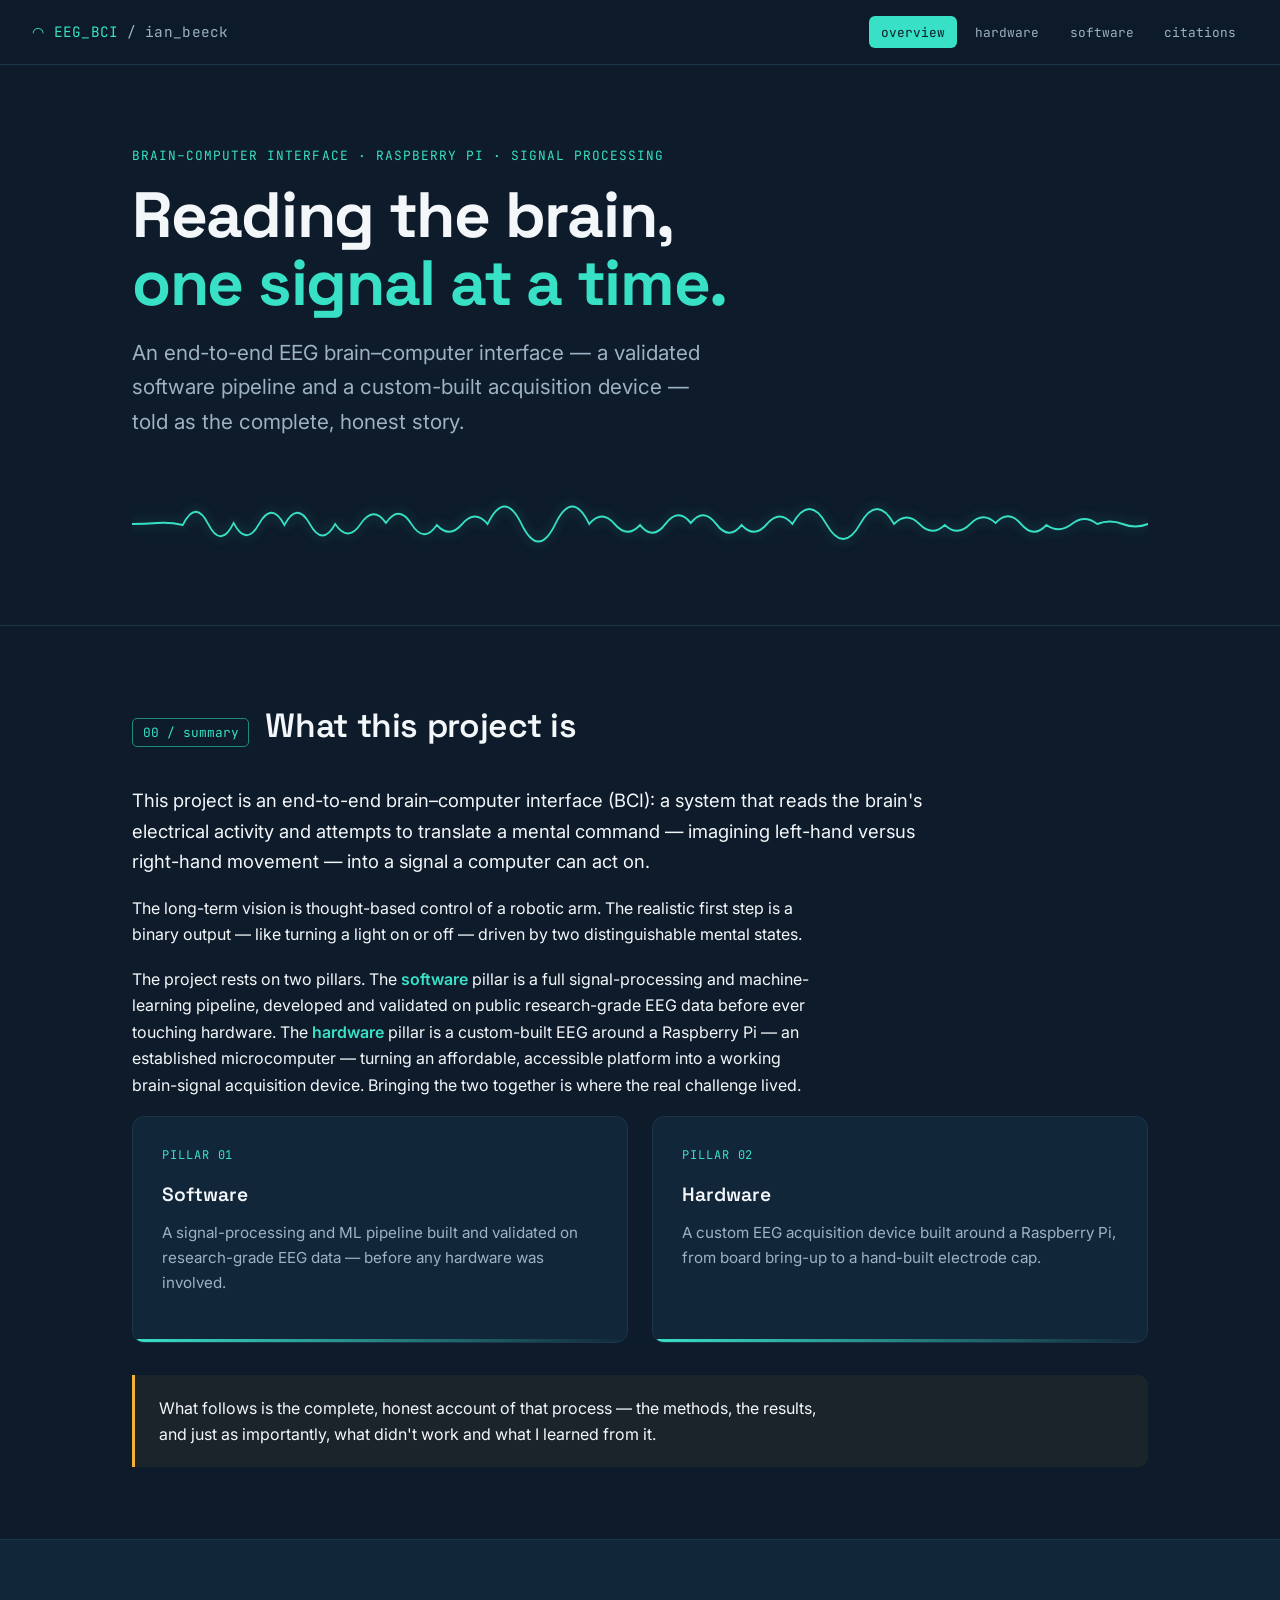
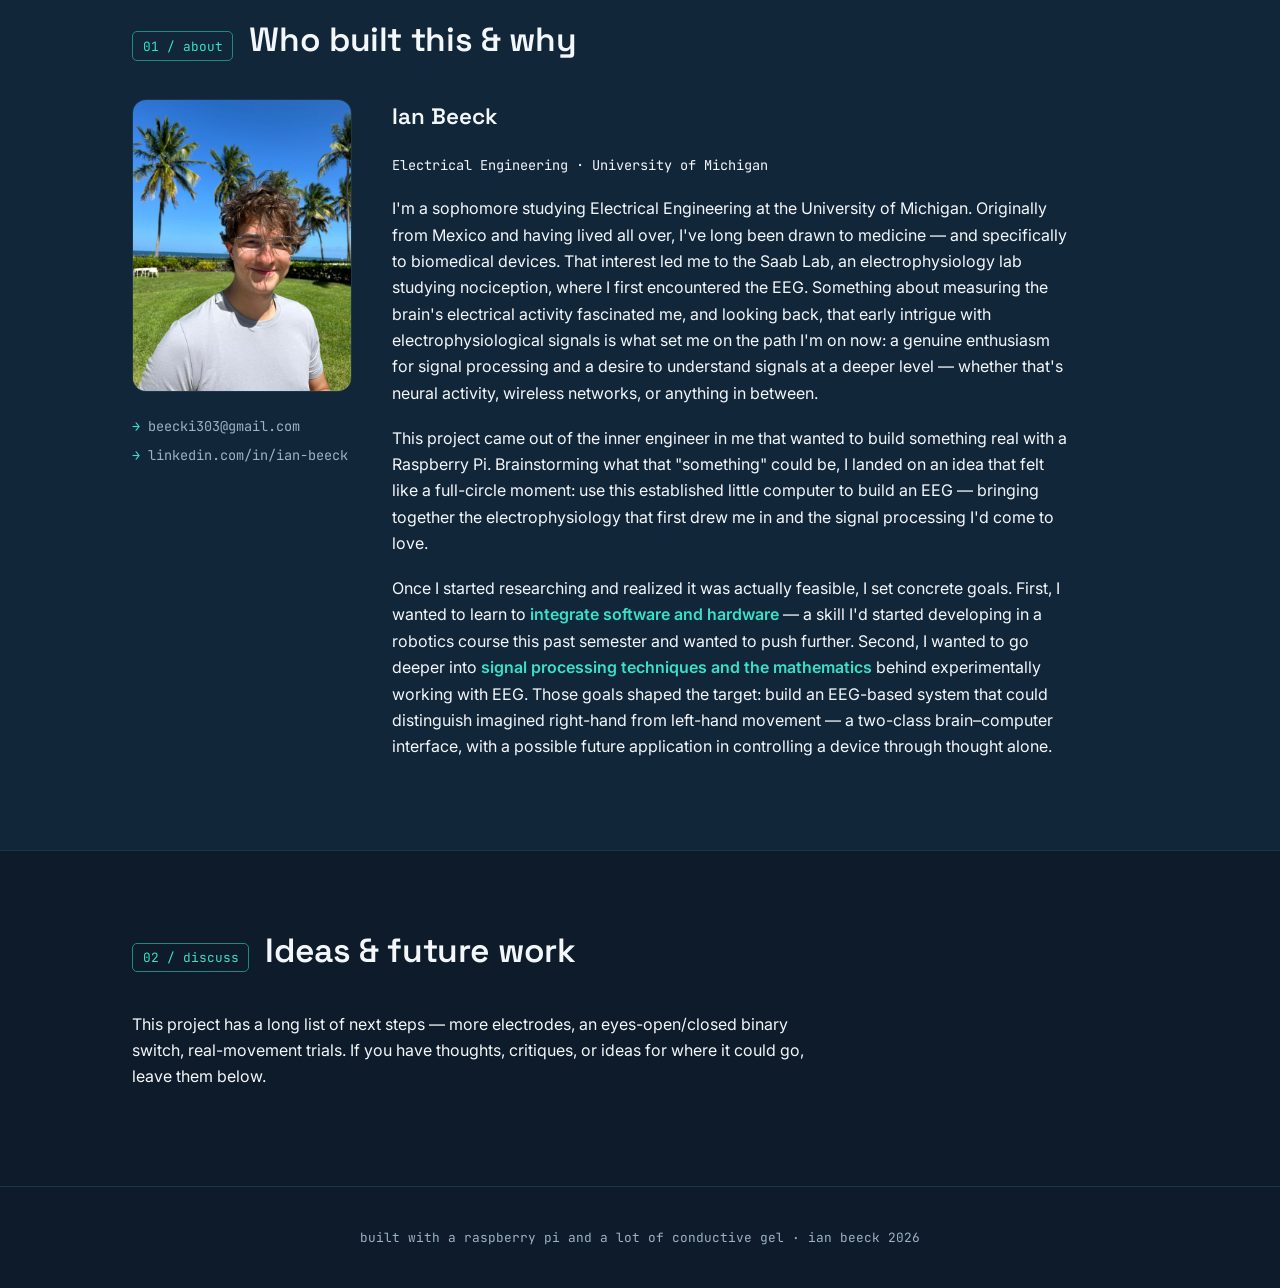
<file: docs/index.html>
<!DOCTYPE html>
<html lang="en">
<head>
<meta charset="UTF-8" />
<meta name="viewport" content="width=device-width, initial-scale=1.0" />
<title>Ian Beeck — Custom EEG Brain-Computer Interface</title>
<link rel="stylesheet" href="style.css" />
</head>
<body>

<!-- ===== Navigation ===== -->
<nav class="nav">
  <a class="nav__brand" href="index.html">◠ EEG_BCI <span>/ ian_beeck</span></a>
  <div class="nav__links">
    <a href="index.html" class="active">overview</a>
    <a href="hardware.html">hardware</a>
    <a href="software.html">software</a>
    <a href="citations.html">citations</a>
  </div>
</nav>

<!-- ===== Hero ===== -->
<header class="hero">
  <div class="wrap">
    <div class="hero__eyebrow">Brain–Computer Interface · Raspberry Pi · Signal Processing</div>
    <h1>Reading the brain,<br /><span class="accent">one signal at a time.</span></h1>
    <p class="hero__lead">
      An end-to-end EEG brain–computer interface — a validated software pipeline
      and a custom-built acquisition device — told as the complete, honest story.
    </p>
    <!-- EEG waveform motif: a hand-drawn "alpha rhythm" trace -->
    <svg class="wave" viewBox="0 0 1200 90" preserveAspectRatio="none" aria-hidden="true">
      <path d="M0,45 Q15,45 30,44 T60,46 Q75,20 90,45 T120,44
               Q135,68 150,45 T180,46 Q195,22 210,45 T240,45
               Q255,64 270,45 T300,44 Q315,25 330,45 T360,46
               Q375,60 390,45 T420,45 Q440,10 460,45 Q480,80 500,45
               T540,45 Q555,30 570,45 T600,46 Q615,62 630,45 T660,44
               Q675,28 690,45 T720,46 Q735,60 750,45 T780,45
               Q800,15 820,45 Q840,75 860,45 T900,45 Q915,32 930,45
               T960,46 Q975,58 990,45 T1020,44 Q1035,30 1050,45
               T1080,46 Q1095,55 1110,45 T1140,45 Q1155,40 1170,45 T1200,45" />
    </svg>
  </div>
</header>

<!-- ===== Project Summary ===== -->
<section id="summary">
  <div class="wrap">
    <div class="section-head">
      <span class="section-head__tag">00 / summary</span>
      <h2>What this project is</h2>
    </div>
    <div class="prose">
      <p class="lead">
        This project is an end-to-end brain–computer interface (BCI): a system
        that reads the brain's electrical activity and attempts to translate a
        mental command — imagining left-hand versus right-hand movement — into a
        signal a computer can act on.
      </p>
      <p>
        The long-term vision is thought-based control of a robotic arm. The
        realistic first step is a binary output — like turning a light on or off
        — driven by two distinguishable mental states.
      </p>
      <p>
        The project rests on two pillars. The <strong>software</strong> pillar is
        a full signal-processing and machine-learning pipeline, developed and
        validated on public research-grade EEG data before ever touching
        hardware. The <strong>hardware</strong> pillar is a custom-built EEG
        around a Raspberry Pi — an established microcomputer — turning an
        affordable, accessible platform into a working brain-signal acquisition
        device. Bringing the two together is where the real challenge lived.
      </p>

      <div class="pillars">
        <div class="pillar">
          <div class="pillar__label">Pillar 01</div>
          <h3>Software</h3>
          <p>A signal-processing and ML pipeline built and validated on
             research-grade EEG data — before any hardware was involved.</p>
        </div>
        <div class="pillar">
          <div class="pillar__label">Pillar 02</div>
          <h3>Hardware</h3>
          <p>A custom EEG acquisition device built around a Raspberry Pi,
             from board bring-up to a hand-built electrode cap.</p>
        </div>
      </div>

      <div class="callout">
        <p>What follows is the complete, honest account of that process — the
           methods, the results, and just as importantly, what didn't work and
           what I learned from it.</p>
      </div>
    </div>
  </div>
</section>

<!-- ===== About / Why ===== -->
<section id="about" style="background: var(--ink-2); border-top: 1px solid var(--ink-3); border-bottom: 1px solid var(--ink-3);">
  <div class="wrap">
    <div class="section-head">
      <span class="section-head__tag">01 / about</span>
      <h2>Who built this &amp; why</h2>
    </div>

    <div class="profile">
      <div>
        <img class="profile__photo" src="images/ian.JPG" alt="Ian Beeck" />
        <div class="contact">
          <a href="mailto:beecki303@gmail.com">beecki303@gmail.com</a>
          <a href="https://www.linkedin.com/in/ian-beeck/" target="_blank" rel="noopener">linkedin.com/in/ian-beeck</a>
        </div>
      </div>

      <div class="prose">
        <p class="profile__name">Ian Beeck</p>
        <p class="profile__role">Electrical Engineering · University of Michigan</p>

        <p>
          I'm a sophomore studying Electrical Engineering at the University of
          Michigan. Originally from Mexico and having lived all over, I've long
          been drawn to medicine — and specifically to biomedical devices. That
          interest led me to the Saab Lab, an electrophysiology lab studying
          nociception, where I first encountered the EEG. Something about
          measuring the brain's electrical activity fascinated me, and looking
          back, that early intrigue with electrophysiological signals is what set
          me on the path I'm on now: a genuine enthusiasm for signal processing
          and a desire to understand signals at a deeper level — whether that's
          neural activity, wireless networks, or anything in between.
        </p>
        <p>
          This project came out of the inner engineer in me that wanted to build
          something real with a Raspberry Pi. Brainstorming what that "something"
          could be, I landed on an idea that felt like a full-circle moment: use
          this established little computer to build an EEG — bringing together the
          electrophysiology that first drew me in and the signal processing I'd
          come to love.
        </p>
        <p>
          Once I started researching and realized it was actually feasible, I set
          concrete goals. First, I wanted to learn to <strong>integrate software
          and hardware</strong> — a skill I'd started developing in a robotics
          course this past semester and wanted to push further. Second, I wanted
          to go deeper into <strong>signal processing techniques and the
          mathematics</strong> behind experimentally working with EEG. Those
          goals shaped the target: build an EEG-based system that could
          distinguish imagined right-hand from left-hand movement — a two-class
          brain–computer interface, with a possible future application in
          controlling a device through thought alone.
        </p>
      </div>
    </div>
  </div>
</section>

<!-- ===== Comments ===== -->
<section id="discuss">
  <div class="wrap">
    <div class="section-head">
      <span class="section-head__tag">02 / discuss</span>
      <h2>Ideas &amp; future work</h2>
    </div>
    <div class="prose comments-intro">
      <p>This project has a long list of next steps — more electrodes, an
         eyes-open/closed binary switch, real-movement trials. If you have
         thoughts, critiques, or ideas for where it could go, leave them below.</p>
    </div>
    <!-- Giscus comment widget mounts here (configured once Discussions is enabled) -->
    <div id="giscus-comments">
      <p style="font-family: var(--font-mono); font-size: 0.85rem; color: var(--muted);">
        <script src="https://giscus.app/client.js"
        data-repo="IbeeckC/EEG_BCI-pi"
        data-repo-id="R_kgDOStTx1w"
        data-category="Announcements"
        data-category-id="DIC_kwDOStTx184DDFU8"
        data-mapping="url"
        data-strict="0"
        data-reactions-enabled="1"
        data-emit-metadata="0"
        data-input-position="bottom"
        data-theme="catppuccin_macchiato"
        data-lang="en"
        crossorigin="anonymous"
        async>
        </script>
      </p>
    </div>
  </div>
</section>

<footer>
  <div class="wrap">
    built with a raspberry pi and a lot of conductive gel · ian beeck 2026
  </div>
</footer>

</body>
</html>
</file>
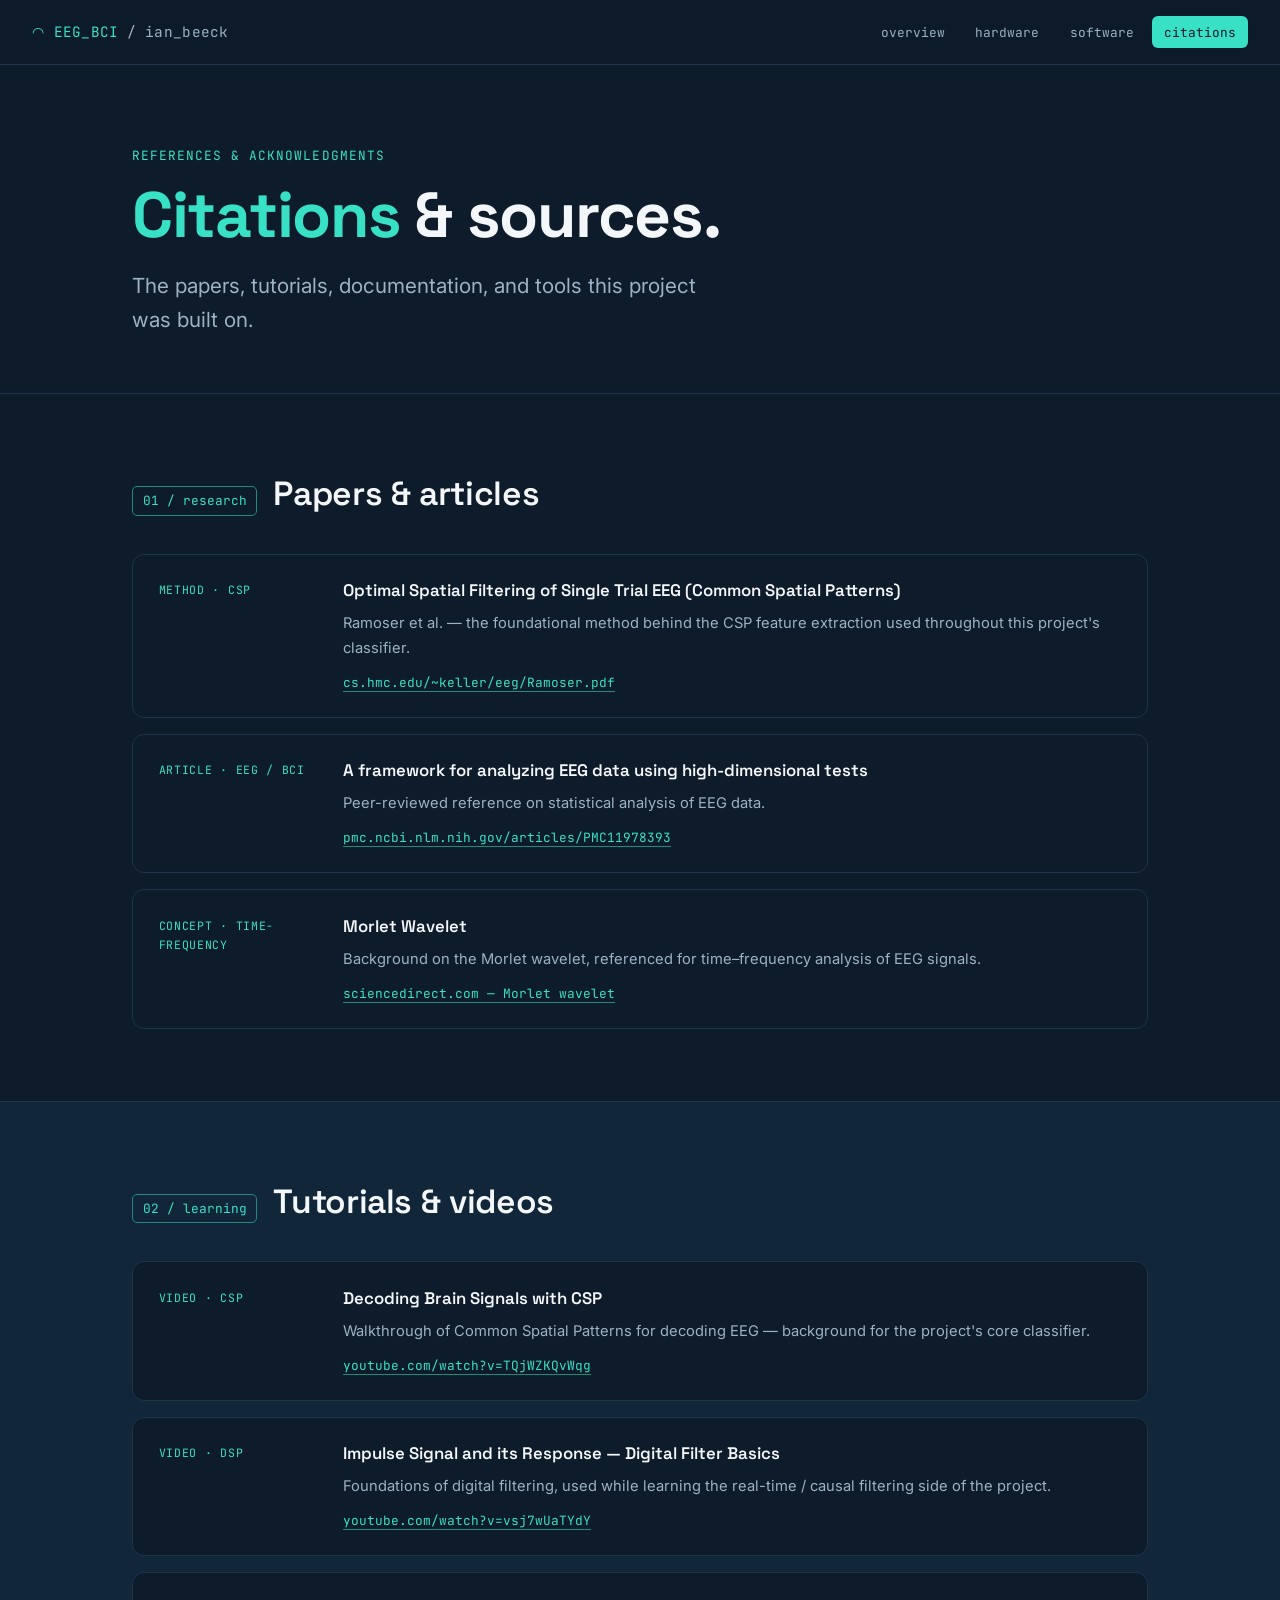
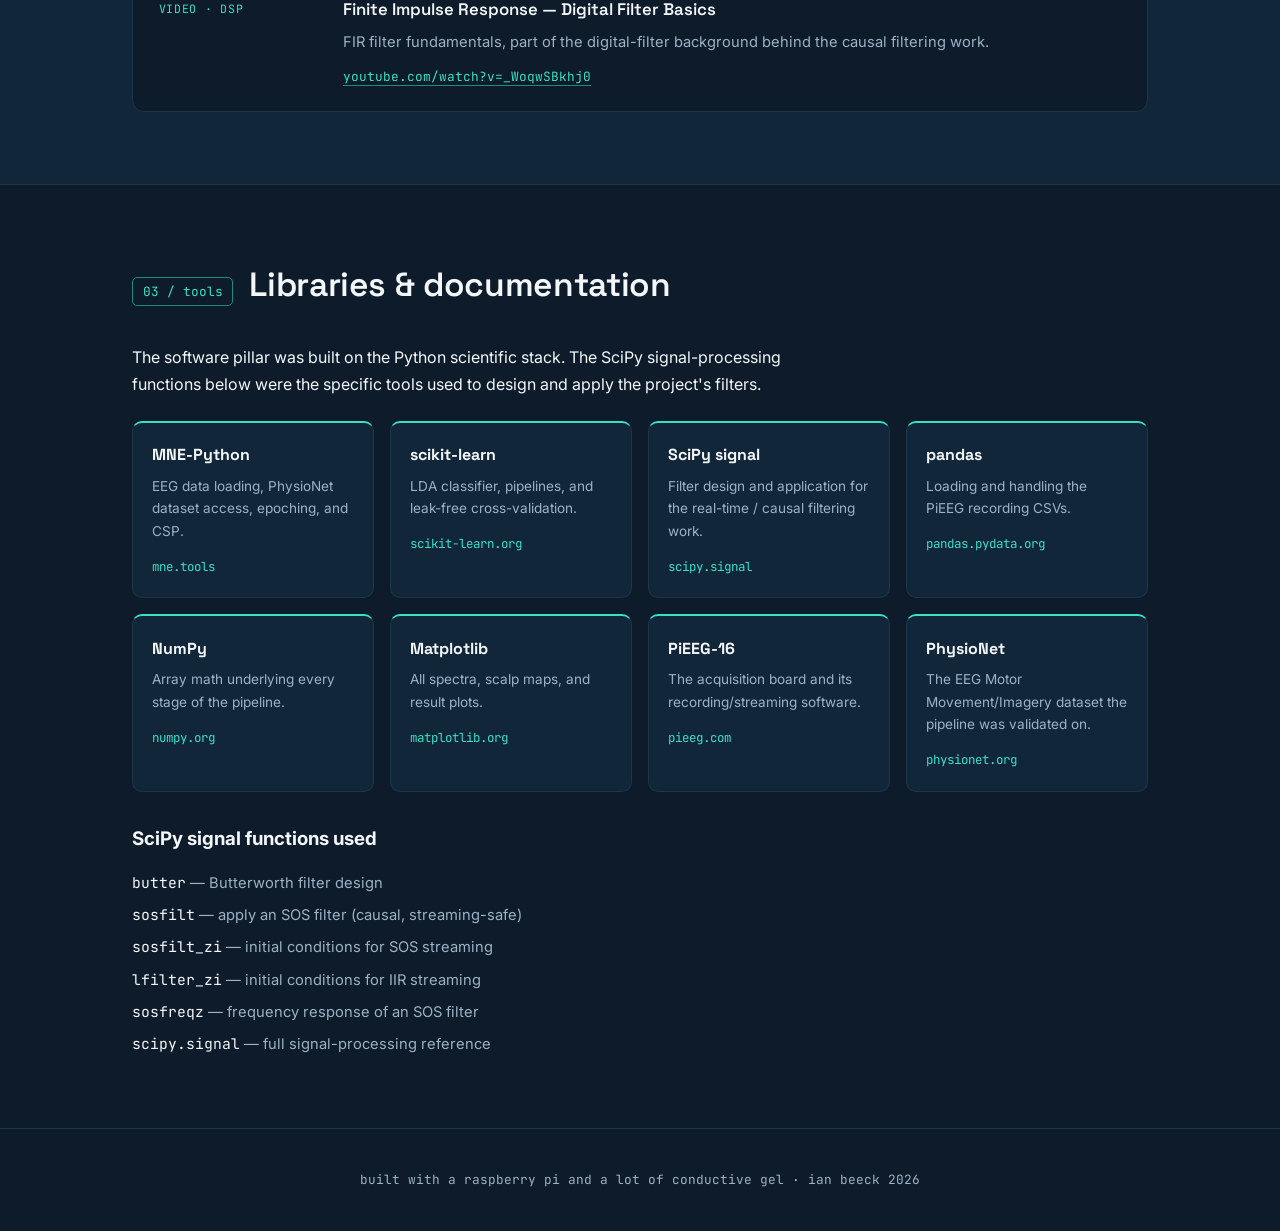
<file: docs/citations.html>
<!DOCTYPE html>
<html lang="en">
<head>
<meta charset="UTF-8" />
<meta name="viewport" content="width=device-width, initial-scale=1.0" />
<title>Citations — Ian Beeck's EEG BCI</title>
<link rel="stylesheet" href="style.css" />
</head>
<body>

<!-- ===== Navigation ===== -->
<nav class="nav">
  <a class="nav__brand" href="index.html">◠ EEG_BCI <span>/ ian_beeck</span></a>
  <div class="nav__links">
    <a href="index.html">overview</a>
    <a href="hardware.html">hardware</a>
    <a href="software.html">software</a>
    <a href="citations.html" class="active">citations</a>
  </div>
</nav>

<!-- ===== Page hero ===== -->
<header class="hero">
  <div class="wrap">
    <div class="hero__eyebrow">References &amp; acknowledgments</div>
    <h1><span class="accent">Citations</span> &amp; sources.</h1>
    <p class="hero__lead">
      The papers, tutorials, documentation, and tools this project was built on.
    </p>
  </div>
</header>

<!-- ===== Research papers ===== -->
<section id="papers">
  <div class="wrap">
    <div class="section-head">
      <span class="section-head__tag">01 / research</span>
      <h2>Papers &amp; articles</h2>
    </div>
    <ul class="refs">
      <li class="ref">
        <div class="ref__type">Method · CSP</div>
        <div class="ref__body">
          <h3>Optimal Spatial Filtering of Single Trial EEG (Common Spatial Patterns)</h3>
          <p>Ramoser et al. — the foundational method behind the CSP feature
             extraction used throughout this project's classifier.</p>
          <a class="ref__link" href="https://www.cs.hmc.edu/~keller/eeg/Ramoser.pdf" target="_blank" rel="noopener">cs.hmc.edu/~keller/eeg/Ramoser.pdf</a>
        </div>
      </li>
      <li class="ref">
        <div class="ref__type">Article · EEG / BCI</div>
        <div class="ref__body">
          <h3>A framework for analyzing EEG data using high-dimensional tests</h3>
          <p>Peer-reviewed reference on statistical analysis of EEG data.</p>
          <a class="ref__link" href="https://pmc.ncbi.nlm.nih.gov/articles/PMC11978393/" target="_blank" rel="noopener">pmc.ncbi.nlm.nih.gov/articles/PMC11978393</a>
        </div>
      </li>
      <li class="ref">
        <div class="ref__type">Concept · time-frequency</div>
        <div class="ref__body">
          <h3>Morlet Wavelet</h3>
          <p>Background on the Morlet wavelet, referenced for time–frequency
             analysis of EEG signals.</p>
          <a class="ref__link" href="https://www.sciencedirect.com/topics/neuroscience/morlet-wavelet" target="_blank" rel="noopener">sciencedirect.com — Morlet wavelet</a>
        </div>
      </li>
    </ul>
  </div>
</section>

<!-- ===== Learning resources ===== -->
<section id="learning" style="background: var(--ink-2); border-top: 1px solid var(--ink-3); border-bottom: 1px solid var(--ink-3);">
  <div class="wrap">
    <div class="section-head">
      <span class="section-head__tag">02 / learning</span>
      <h2>Tutorials &amp; videos</h2>
    </div>
    <ul class="refs">
      <li class="ref">
        <div class="ref__type">Video · CSP</div>
        <div class="ref__body">
          <h3>Decoding Brain Signals with CSP</h3>
          <p>Walkthrough of Common Spatial Patterns for decoding EEG — background
             for the project's core classifier.</p>
          <a class="ref__link" href="https://www.youtube.com/watch?v=TQjWZKQvWqg" target="_blank" rel="noopener">youtube.com/watch?v=TQjWZKQvWqg</a>
        </div>
      </li>
      <li class="ref">
        <div class="ref__type">Video · DSP</div>
        <div class="ref__body">
          <h3>Impulse Signal and its Response — Digital Filter Basics</h3>
          <p>Foundations of digital filtering, used while learning the real-time /
             causal filtering side of the project.</p>
          <a class="ref__link" href="https://www.youtube.com/watch?v=vsj7wUaTYdY" target="_blank" rel="noopener">youtube.com/watch?v=vsj7wUaTYdY</a>
        </div>
      </li>
      <li class="ref">
        <div class="ref__type">Video · DSP</div>
        <div class="ref__body">
          <h3>Finite Impulse Response — Digital Filter Basics</h3>
          <p>FIR filter fundamentals, part of the digital-filter background behind
             the causal filtering work.</p>
          <a class="ref__link" href="https://www.youtube.com/watch?v=_WoqwSBkhj0" target="_blank" rel="noopener">youtube.com/watch?v=_WoqwSBkhj0</a>
        </div>
      </li>
    </ul>
  </div>
</section>

<!-- ===== Tools & docs ===== -->
<section id="tools">
  <div class="wrap">
    <div class="section-head">
      <span class="section-head__tag">03 / tools</span>
      <h2>Libraries &amp; documentation</h2>
    </div>

    <div class="prose">
      <p>The software pillar was built on the Python scientific stack. The SciPy
         signal-processing functions below were the specific tools used to design
         and apply the project's filters.</p>
    </div>

    <div class="toolgrid">
      <div class="tool"><h4>MNE-Python</h4><p>EEG data loading, PhysioNet dataset access, epoching, and CSP.</p><a href="https://mne.tools/" target="_blank" rel="noopener">mne.tools</a></div>
      <div class="tool"><h4>scikit-learn</h4><p>LDA classifier, pipelines, and leak-free cross-validation.</p><a href="https://scikit-learn.org/" target="_blank" rel="noopener">scikit-learn.org</a></div>
      <div class="tool"><h4>SciPy signal</h4><p>Filter design and application for the real-time / causal filtering work.</p><a href="https://docs.scipy.org/doc/scipy/reference/signal.html" target="_blank" rel="noopener">scipy.signal</a></div>
      <div class="tool"><h4>pandas</h4><p>Loading and handling the PiEEG recording CSVs.</p><a href="https://pandas.pydata.org/" target="_blank" rel="noopener">pandas.pydata.org</a></div>
      <div class="tool"><h4>NumPy</h4><p>Array math underlying every stage of the pipeline.</p><a href="https://numpy.org/" target="_blank" rel="noopener">numpy.org</a></div>
      <div class="tool"><h4>Matplotlib</h4><p>All spectra, scalp maps, and result plots.</p><a href="https://matplotlib.org/" target="_blank" rel="noopener">matplotlib.org</a></div>
      <div class="tool"><h4>PiEEG-16</h4><p>The acquisition board and its recording/streaming software.</p><a href="https://pieeg.com/" target="_blank" rel="noopener">pieeg.com</a></div>
      <div class="tool"><h4>PhysioNet</h4><p>The EEG Motor Movement/Imagery dataset the pipeline was validated on.</p><a href="https://physionet.org/content/eegmmidb/" target="_blank" rel="noopener">physionet.org</a></div>
    </div>

    <div class="prose" style="margin-top:2rem;">
      <h3 class="step-h">SciPy signal functions used</h3>
    </div>
    <ul class="funclist">
      <li><a href="https://docs.scipy.org/doc/scipy/reference/generated/scipy.signal.butter.html" target="_blank" rel="noopener"><span class="mono">butter</span></a> — Butterworth filter design</li>
      <li><a href="https://docs.scipy.org/doc/scipy/reference/generated/scipy.signal.sosfilt.html" target="_blank" rel="noopener"><span class="mono">sosfilt</span></a> — apply an SOS filter (causal, streaming-safe)</li>
      <li><a href="https://docs.scipy.org/doc/scipy/reference/generated/scipy.signal.sosfilt_zi.html" target="_blank" rel="noopener"><span class="mono">sosfilt_zi</span></a> — initial conditions for SOS streaming</li>
      <li><a href="https://docs.scipy.org/doc/scipy/reference/generated/scipy.signal.lfilter_zi.html" target="_blank" rel="noopener"><span class="mono">lfilter_zi</span></a> — initial conditions for IIR streaming</li>
      <li><a href="https://docs.scipy.org/doc/scipy/reference/generated/scipy.signal.sosfreqz.html" target="_blank" rel="noopener"><span class="mono">sosfreqz</span></a> — frequency response of an SOS filter</li>
      <li><a href="https://docs.scipy.org/doc/scipy/reference/signal.html" target="_blank" rel="noopener"><span class="mono">scipy.signal</span></a> — full signal-processing reference</li>
    </ul>
  </div>
</section>

<footer>
  <div class="wrap">
    built with a raspberry pi and a lot of conductive gel · ian beeck 2026
  </div>
</footer>

</body>
</html>
</file>
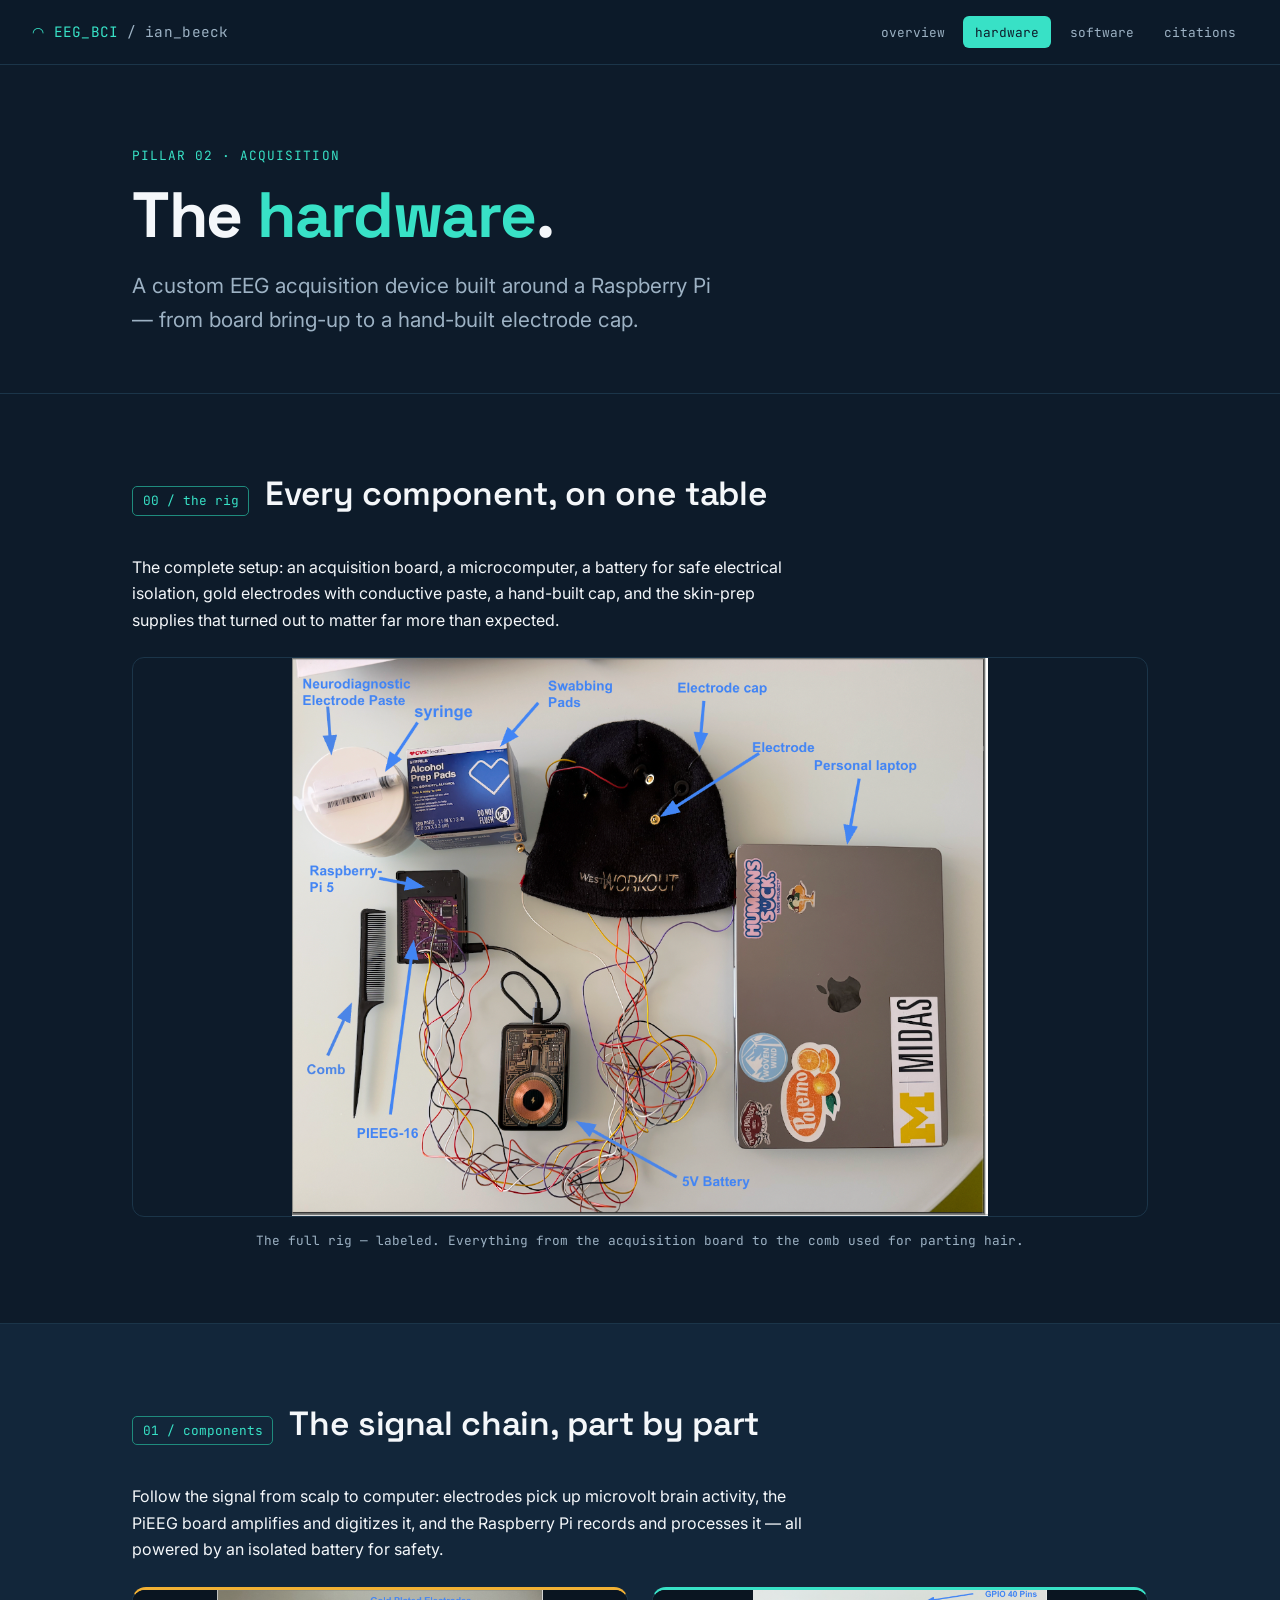
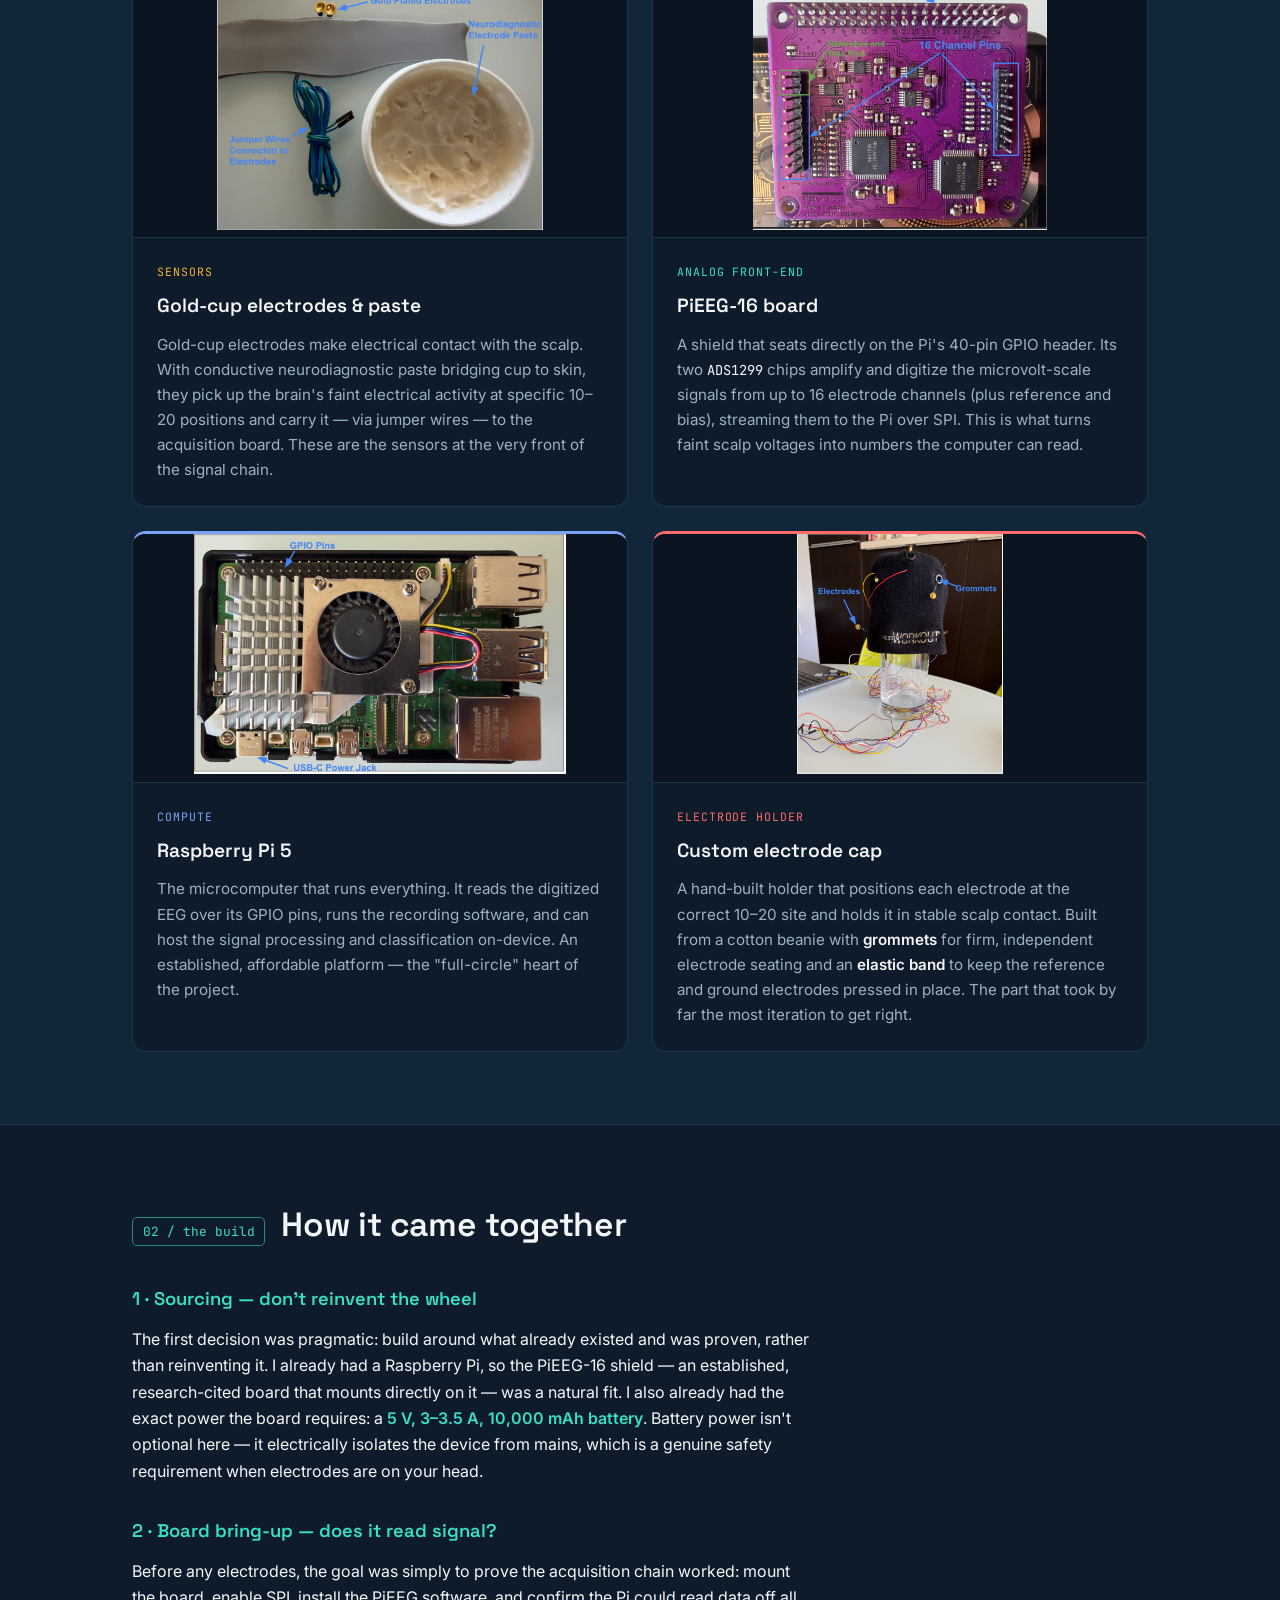
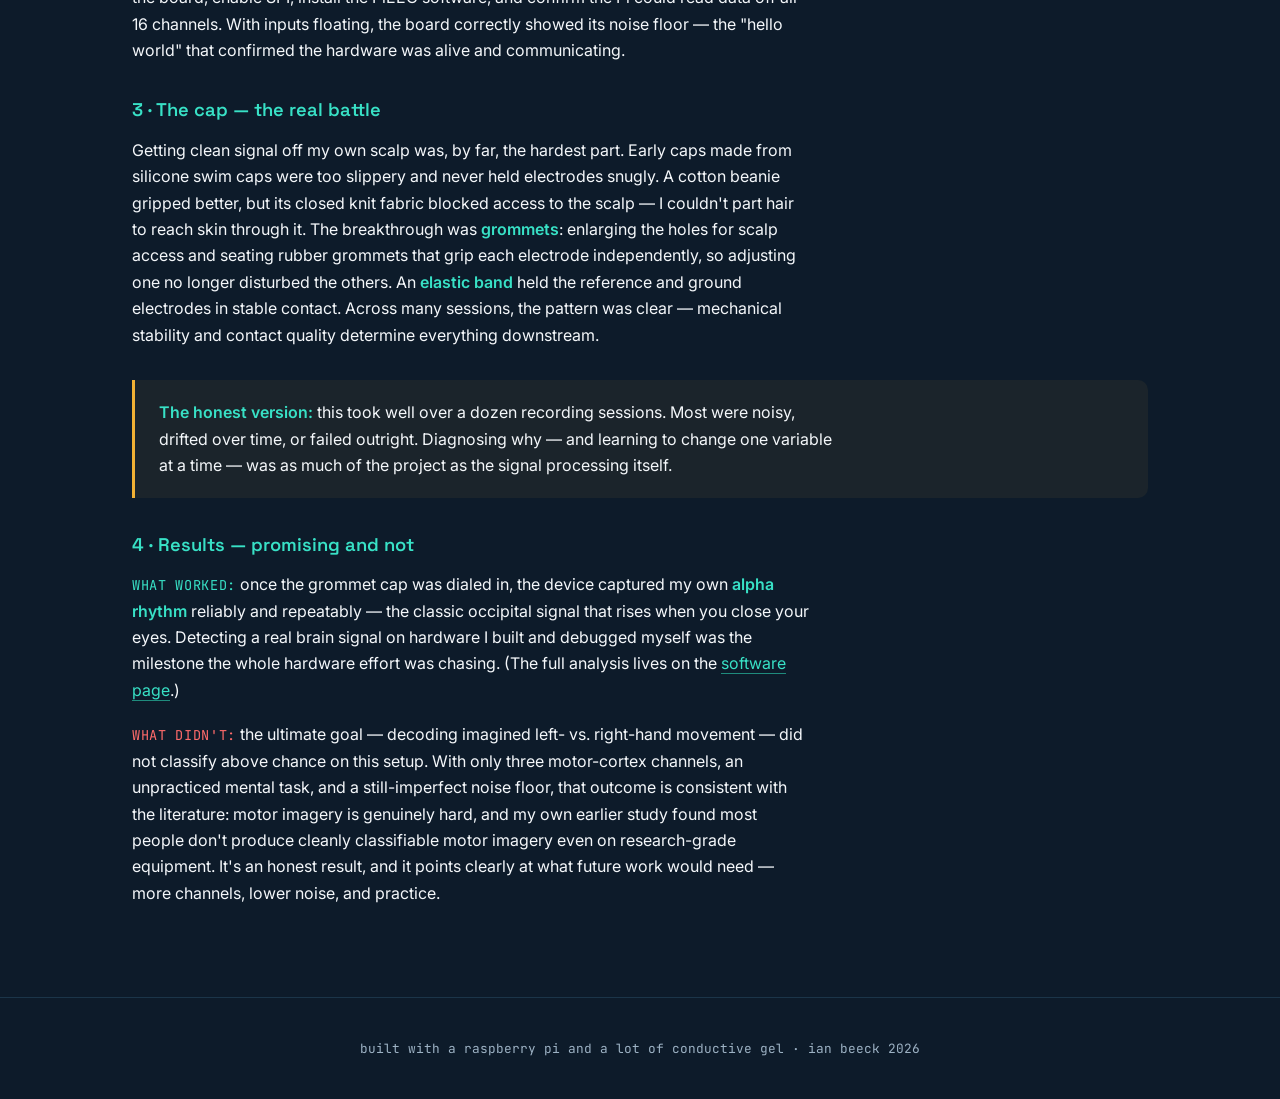
<file: docs/hardware.html>
<!DOCTYPE html>
<html lang="en">
<head>
<meta charset="UTF-8" />
<meta name="viewport" content="width=device-width, initial-scale=1.0" />
<title>Hardware — Ian Beeck's EEG BCI</title>
<link rel="stylesheet" href="style.css" />
</head>
<body>

<!-- ===== Navigation ===== -->
<nav class="nav">
  <a class="nav__brand" href="index.html">◠ EEG_BCI <span>/ ian_beeck</span></a>
  <div class="nav__links">
    <a href="index.html">overview</a>
    <a href="hardware.html" class="active">hardware</a>
    <a href="software.html">software</a>
    <a href="citations.html">citations</a>
  </div>
</nav>

<!-- ===== Page hero ===== -->
<header class="hero">
  <div class="wrap">
    <div class="hero__eyebrow">Pillar 02 · Acquisition</div>
    <h1>The <span class="accent">hardware</span>.</h1>
    <p class="hero__lead">
      A custom EEG acquisition device built around a Raspberry Pi — from
      board bring-up to a hand-built electrode cap.
    </p>
  </div>
</header>

<!-- ===== The full rig ===== -->
<section id="rig">
  <div class="wrap">
    <div class="section-head">
      <span class="section-head__tag">00 / the rig</span>
      <h2>Every component, on one table</h2>
    </div>
    <div class="prose">
      <p>The complete setup: an acquisition board, a microcomputer, a battery for
         safe electrical isolation, gold electrodes with conductive paste, a
         hand-built cap, and the skin-prep supplies that turned out to matter far
         more than expected.</p>
    </div>
    <figure class="figure figure--wide">
      <img src="images/hw_all.png" alt="All hardware components labeled: electrode paste, syringe, alcohol prep pads, electrode cap, electrodes, laptop, Raspberry Pi 5, PiEEG-16, comb, 5V battery" />
      <figcaption>The full rig — labeled. Everything from the acquisition board to the comb used for parting hair.</figcaption>
    </figure>
  </div>
</section>

<!-- ===== Component boxes ===== -->
<section id="components" style="background: var(--ink-2); border-top: 1px solid var(--ink-3); border-bottom: 1px solid var(--ink-3);">
  <div class="wrap">
    <div class="section-head">
      <span class="section-head__tag">01 / components</span>
      <h2>The signal chain, part by part</h2>
    </div>
    <div class="prose">
      <p>Follow the signal from scalp to computer: electrodes pick up microvolt
         brain activity, the PiEEG board amplifies and digitizes it, and the
         Raspberry Pi records and processes it — all powered by an isolated
         battery for safety.</p>
    </div>

    <div class="components-grid">

      <!-- Electrodes + paste -->
      <article class="comp comp--electrodes">
        <div class="comp__media"><img src="images/hw_electrodes.png" alt="Gold-plated electrodes, jumper wires, and neurodiagnostic electrode paste" /></div>
        <div class="comp__body">
          <div class="comp__tag">Sensors</div>
          <h3>Gold-cup electrodes &amp; paste</h3>
          <p>Gold-cup electrodes make electrical contact with the scalp. With
             conductive neurodiagnostic paste bridging cup to skin, they pick up
             the brain's faint electrical activity at specific 10–20 positions and
             carry it — via jumper wires — to the acquisition board. These are the
             sensors at the very front of the signal chain.</p>
        </div>
      </article>

      <!-- PiEEG board -->
      <article class="comp comp--pieeg">
        <div class="comp__media"><img src="images/hw_pieeg.png" alt="PiEEG-16 board showing GPIO pins, 16 channel pins, reference and bias pins, and two ADS1299 chips" /></div>
        <div class="comp__body">
          <div class="comp__tag">Analog front-end</div>
          <h3>PiEEG-16 board</h3>
          <p>A shield that seats directly on the Pi's 40-pin GPIO header. Its two
             <span class="mono">ADS1299</span> chips amplify and digitize the
             microvolt-scale signals from up to 16 electrode channels (plus
             reference and bias), streaming them to the Pi over SPI. This is what
             turns faint scalp voltages into numbers the computer can read.</p>
        </div>
      </article>

      <!-- Raspberry Pi -->
      <article class="comp comp--pi">
        <div class="comp__media"><img src="images/hw_pi.png" alt="Raspberry Pi 5 with GPIO pins and USB-C power jack labeled" /></div>
        <div class="comp__body">
          <div class="comp__tag">Compute</div>
          <h3>Raspberry Pi 5</h3>
          <p>The microcomputer that runs everything. It reads the digitized EEG
             over its GPIO pins, runs the recording software, and can host the
             signal processing and classification on-device. An established,
             affordable platform — the "full-circle" heart of the project.</p>
        </div>
      </article>

      <!-- Cap -->
      <article class="comp comp--cap">
        <div class="comp__media"><img src="images/hw_cap.png" alt="Custom electrode cap built from a beanie with grommets and electrodes" /></div>
        <div class="comp__body">
          <div class="comp__tag">Electrode holder</div>
          <h3>Custom electrode cap</h3>
          <p>A hand-built holder that positions each electrode at the correct
             10–20 site and holds it in stable scalp contact. Built from a cotton
             beanie with <strong>grommets</strong> for firm, independent electrode
             seating and an <strong>elastic band</strong> to keep the reference and
             ground electrodes pressed in place. The part that took by far the
             most iteration to get right.</p>
        </div>
      </article>

    </div>
  </div>
</section>

<!-- ===== Build narrative ===== -->
<section id="build">
  <div class="wrap">
    <div class="section-head">
      <span class="section-head__tag">02 / the build</span>
      <h2>How it came together</h2>
    </div>

    <div class="prose build-steps">
      <h3 class="step-h">1 · Sourcing — don't reinvent the wheel</h3>
      <p>The first decision was pragmatic: build around what already existed and
         was proven, rather than reinventing it. I already had a Raspberry Pi, so
         the PiEEG-16 shield — an established, research-cited board that mounts
         directly on it — was a natural fit. I also already had the exact power
         the board requires: a <strong>5&nbsp;V, 3–3.5&nbsp;A, 10,000&nbsp;mAh
         battery</strong>. Battery power isn't optional here — it electrically
         isolates the device from mains, which is a genuine safety requirement
         when electrodes are on your head.</p>

      <h3 class="step-h">2 · Board bring-up — does it read signal?</h3>
      <p>Before any electrodes, the goal was simply to prove the acquisition chain
         worked: mount the board, enable SPI, install the PiEEG software, and
         confirm the Pi could read data off all 16 channels. With inputs floating,
         the board correctly showed its noise floor — the "hello world" that
         confirmed the hardware was alive and communicating.</p>

      <h3 class="step-h">3 · The cap — the real battle</h3>
      <p>Getting clean signal off my own scalp was, by far, the hardest part.
         Early caps made from silicone swim caps were too slippery and never held
         electrodes snugly. A cotton beanie gripped better, but its closed knit
         fabric blocked access to the scalp — I couldn't part hair to reach skin
         through it. The breakthrough was <strong>grommets</strong>: enlarging the
         holes for scalp access and seating rubber grommets that grip each
         electrode independently, so adjusting one no longer disturbed the others.
         An <strong>elastic band</strong> held the reference and ground electrodes
         in stable contact. Across many sessions, the pattern was clear —
         mechanical stability and contact quality determine everything downstream.</p>

      <div class="callout">
        <p><strong class="honest-strong">The honest version:</strong> this took
           well over a dozen recording sessions. Most were noisy, drifted over
           time, or failed outright. Diagnosing why — and learning to change one
           variable at a time — was as much of the project as the signal
           processing itself.</p>
      </div>

      <h3 class="step-h">4 · Results — promising and not</h3>
      <p><span class="honest-good">What worked:</span> once the grommet cap was
         dialed in, the device captured my own <strong>alpha rhythm</strong>
         reliably and repeatably — the classic occipital signal that rises when
         you close your eyes. Detecting a real brain signal on hardware I built
         and debugged myself was the milestone the whole hardware effort was
         chasing. (The full analysis lives on the
         <a href="software.html" class="inline-link">software page</a>.)</p>
      <p><span class="honest-bad">What didn't:</span> the ultimate goal — decoding
         imagined left- vs. right-hand movement — did not classify above chance on
         this setup. With only three motor-cortex channels, an unpracticed mental
         task, and a still-imperfect noise floor, that outcome is consistent with
         the literature: motor imagery is genuinely hard, and my own earlier study
         found most people don't produce cleanly classifiable motor imagery even
         on research-grade equipment. It's an honest result, and it points clearly
         at what future work would need — more channels, lower noise, and practice.</p>
    </div>
  </div>
</section>

<footer>
  <div class="wrap">
    built with a raspberry pi and a lot of conductive gel · ian beeck 2026
  </div>
</footer>

</body>
</html>
</file>
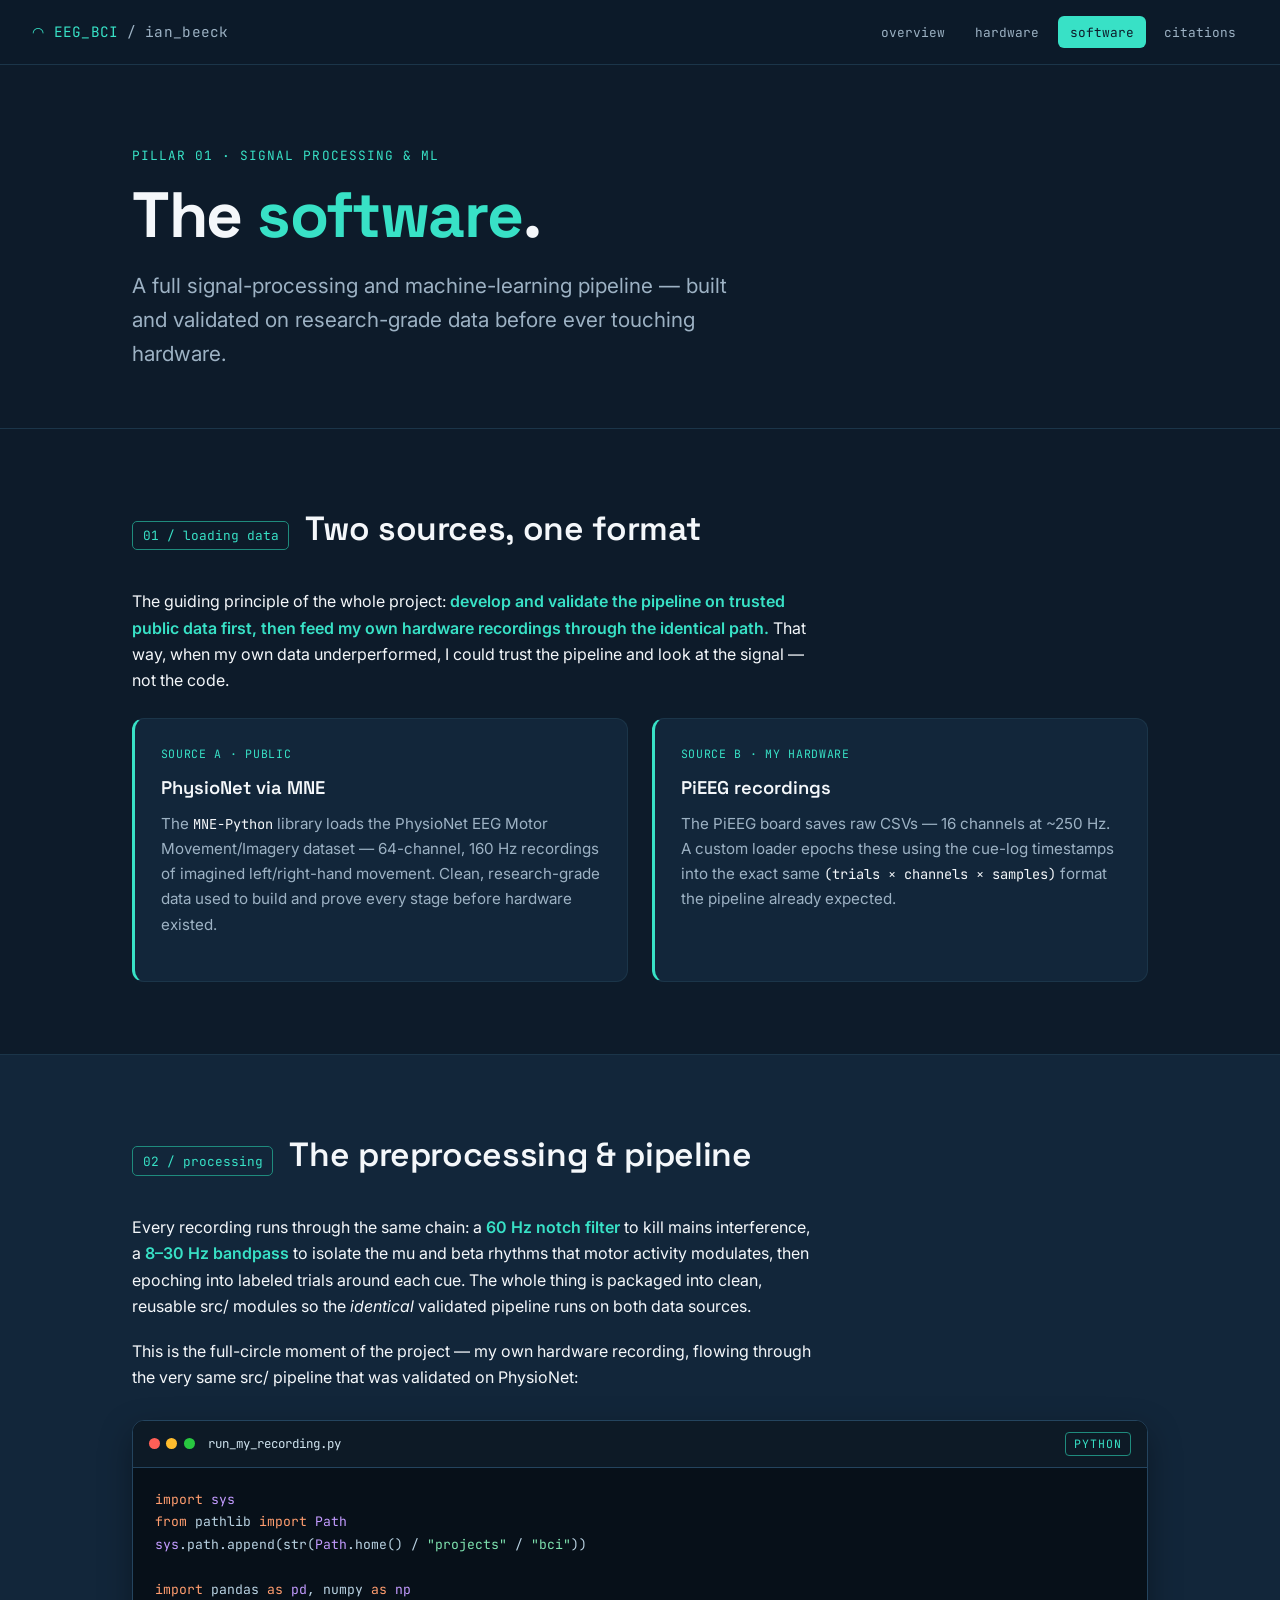
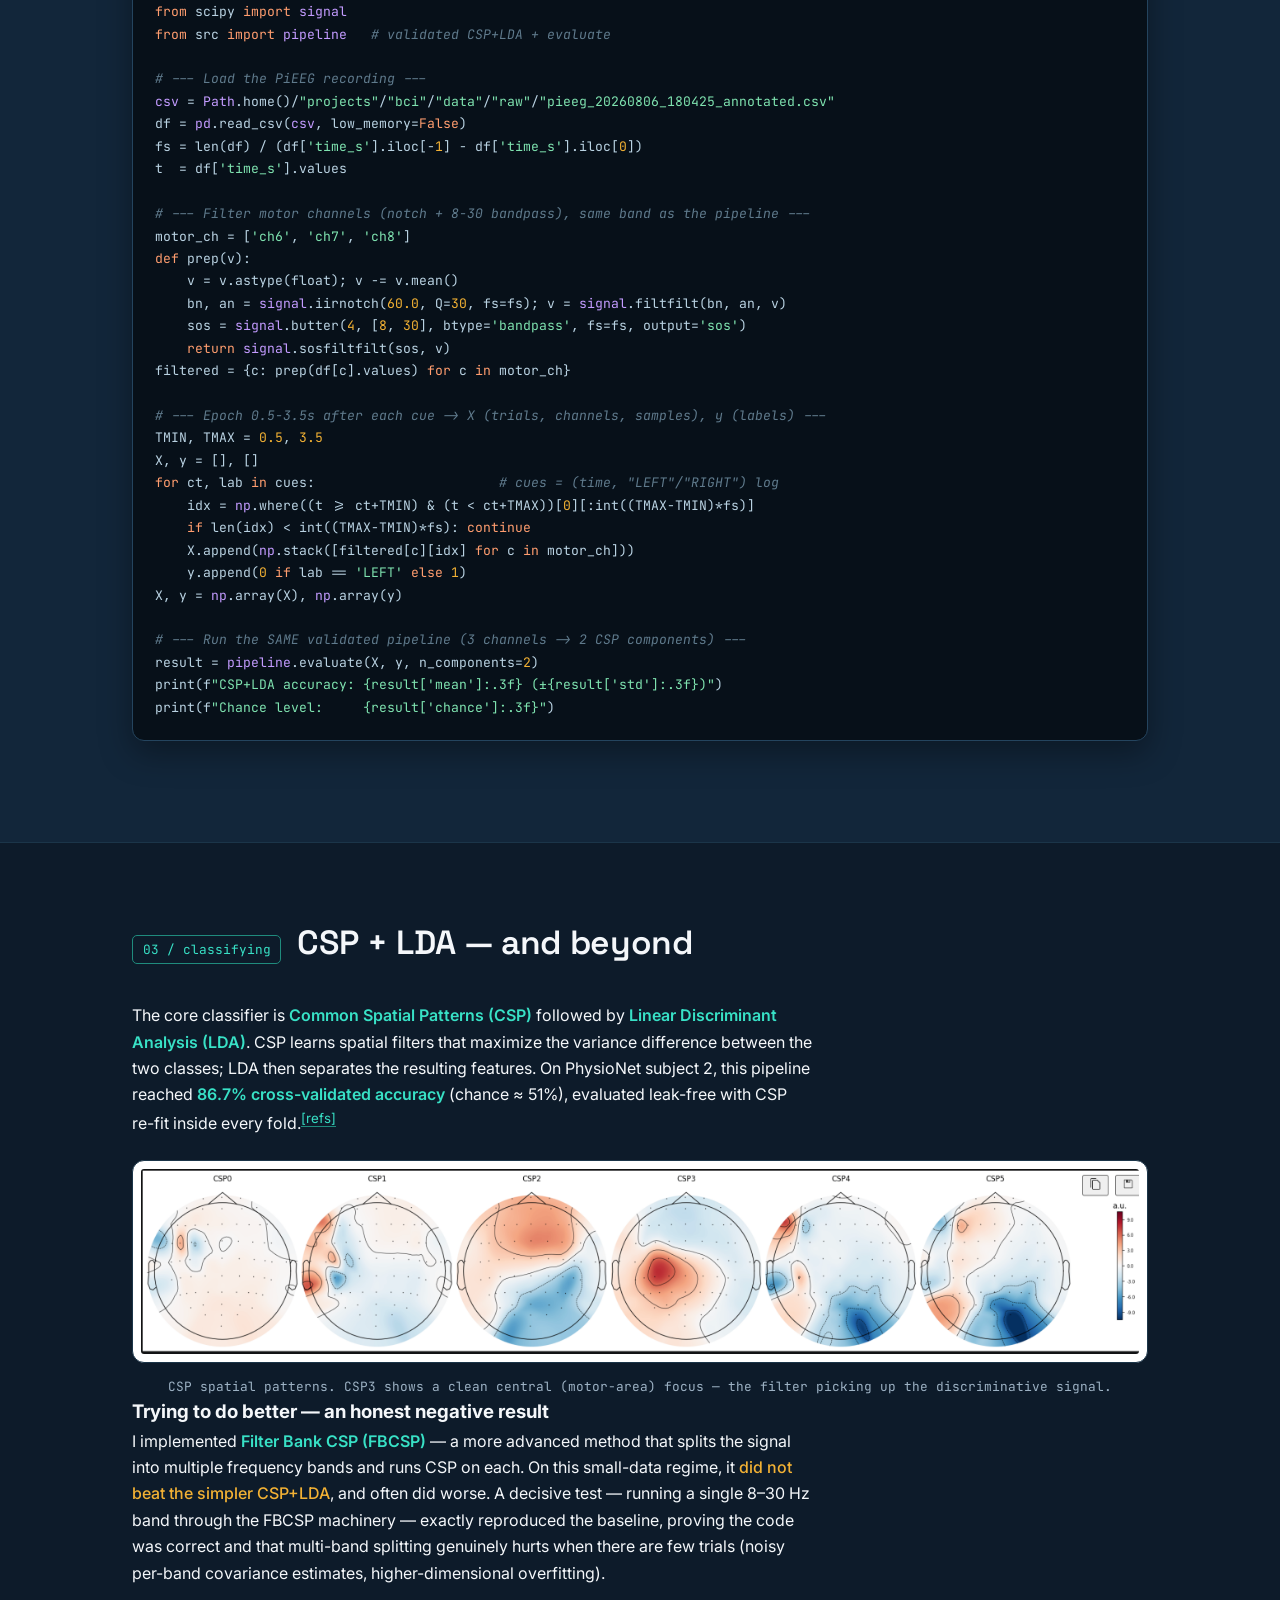
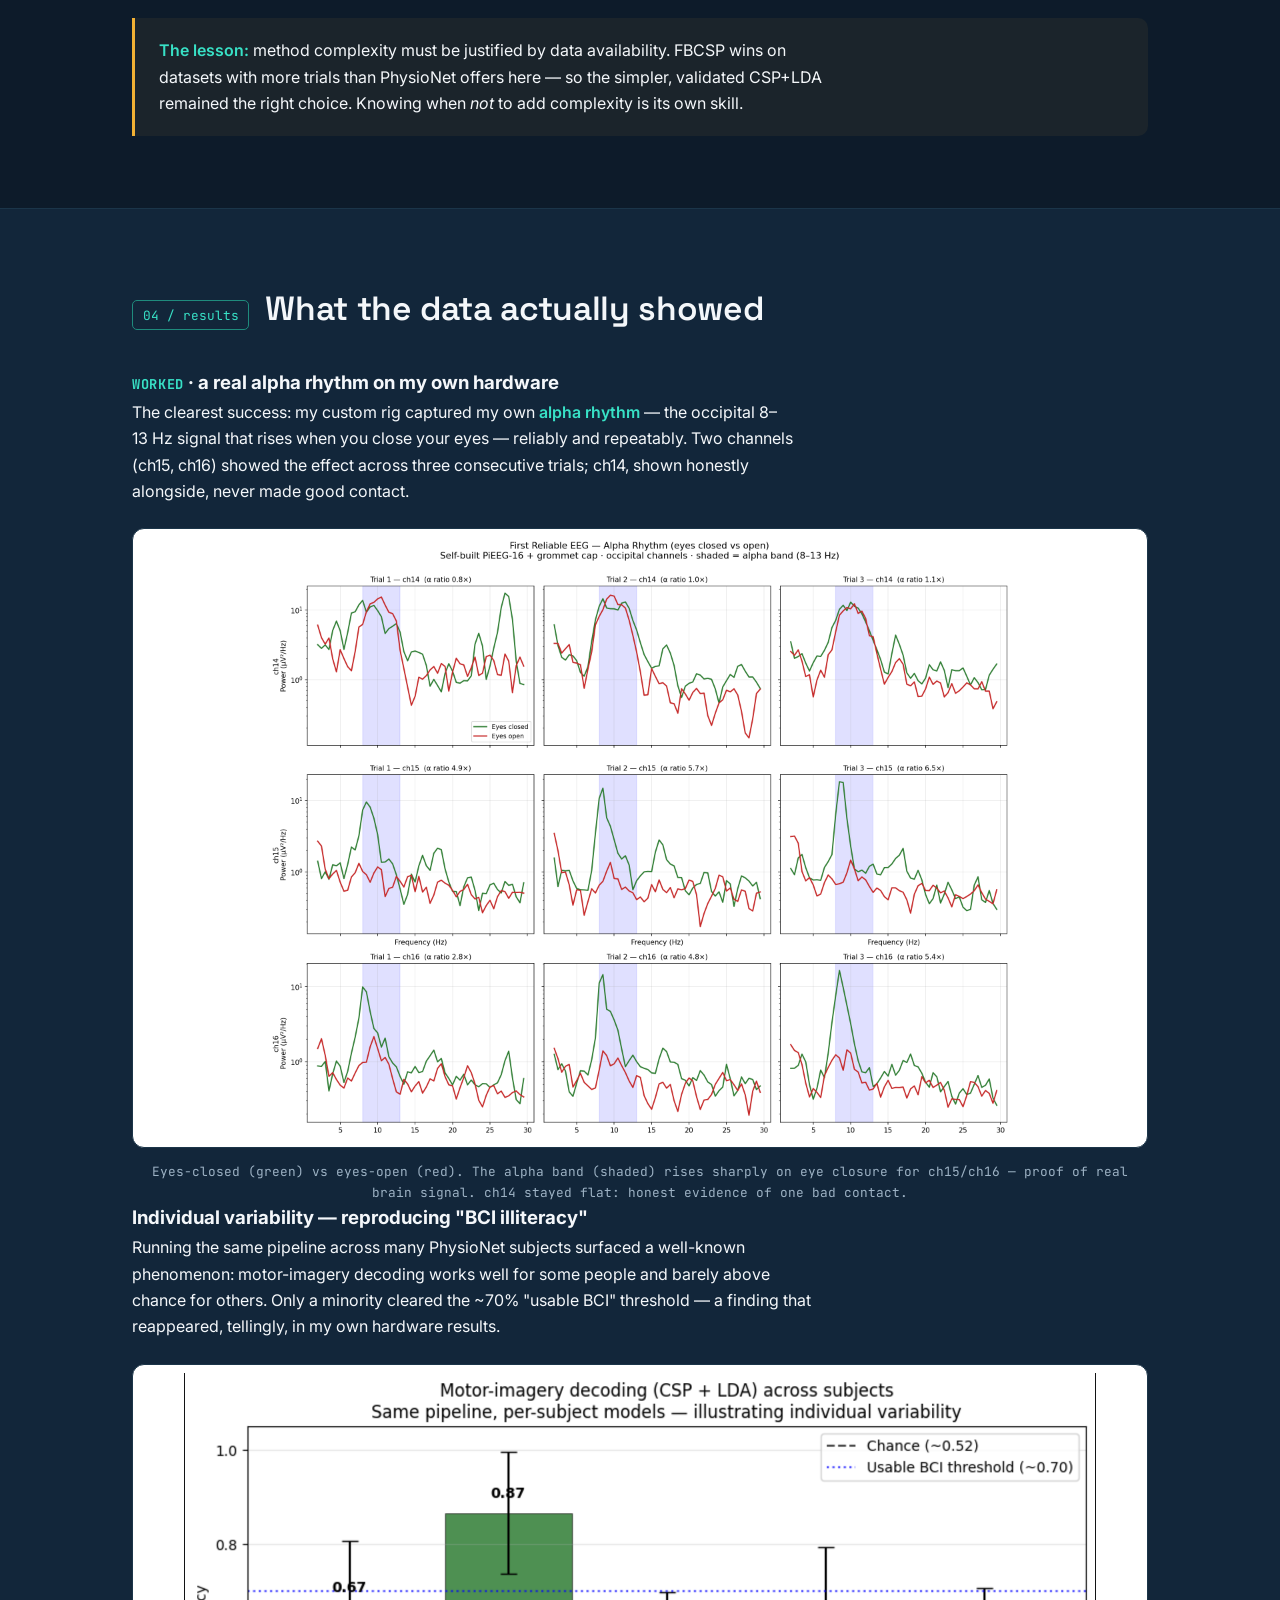
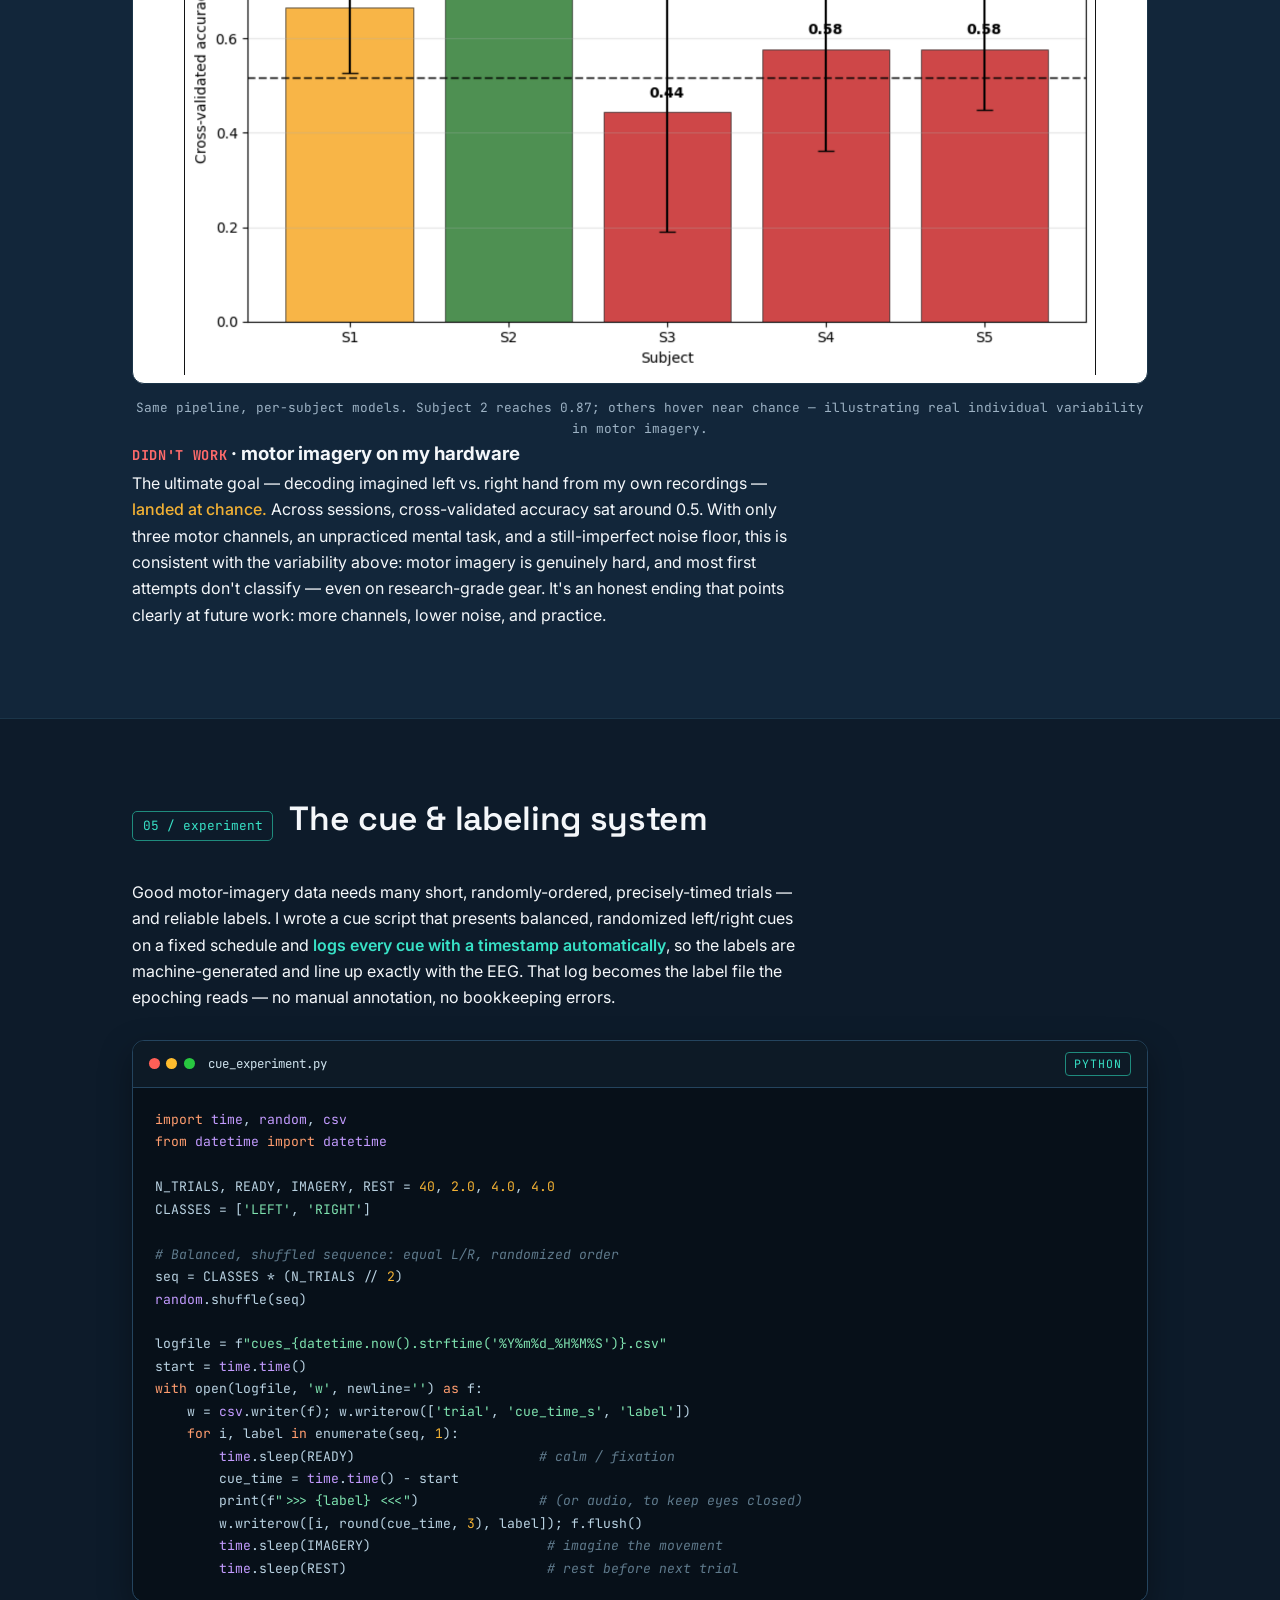
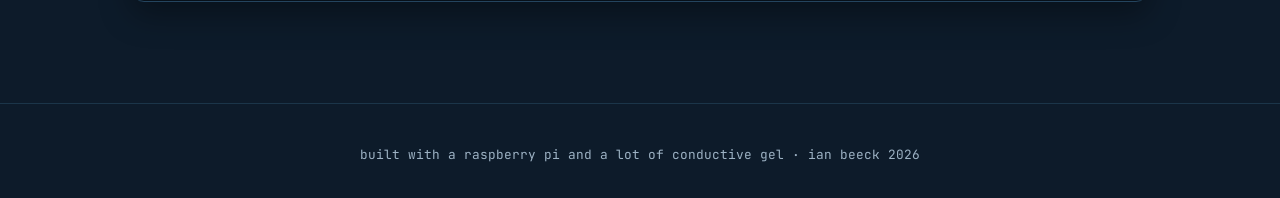
<file: docs/software.html>
<!DOCTYPE html>
<html lang="en">
<head>
<meta charset="UTF-8" />
<meta name="viewport" content="width=device-width, initial-scale=1.0" />
<title>Software — Ian Beeck's EEG BCI</title>
<link rel="stylesheet" href="style.css" />
</head>
<body>

<!-- ===== Navigation ===== -->
<nav class="nav">
  <a class="nav__brand" href="index.html">◠ EEG_BCI <span>/ ian_beeck</span></a>
  <div class="nav__links">
    <a href="index.html">overview</a>
    <a href="hardware.html">hardware</a>
    <a href="software.html" class="active">software</a>
    <a href="citations.html">citations</a>
  </div>
</nav>

<!-- ===== Page hero ===== -->
<header class="hero">
  <div class="wrap">
    <div class="hero__eyebrow">Pillar 01 · Signal Processing &amp; ML</div>
    <h1>The <span class="accent">software</span>.</h1>
    <p class="hero__lead">
      A full signal-processing and machine-learning pipeline — built and
      validated on research-grade data before ever touching hardware.
    </p>
  </div>
</header>

<!-- ===== 1. Loading data ===== -->
<section id="data">
  <div class="wrap">
    <div class="section-head">
      <span class="section-head__tag">01 / loading data</span>
      <h2>Two sources, one format</h2>
    </div>
    <div class="prose">
      <p>The guiding principle of the whole project: <strong>develop and validate
         the pipeline on trusted public data first, then feed my own hardware
         recordings through the identical path.</strong> That way, when my own
         data underperformed, I could trust the pipeline and look at the signal —
         not the code.</p>

      <div class="subgrid">
        <div class="subcard">
          <div class="subcard__tag">Source A · public</div>
          <h3>PhysioNet via MNE</h3>
          <p>The <span class="mono">MNE-Python</span> library loads the PhysioNet
             EEG Motor Movement/Imagery dataset — 64-channel, 160&nbsp;Hz
             recordings of imagined left/right-hand movement. Clean, research-grade
             data used to build and prove every stage before hardware existed.</p>
        </div>
        <div class="subcard">
          <div class="subcard__tag">Source B · my hardware</div>
          <h3>PiEEG recordings</h3>
          <p>The PiEEG board saves raw CSVs — 16 channels at ~250&nbsp;Hz. A custom
             loader epochs these using the cue-log timestamps into the exact same
             <span class="mono">(trials × channels × samples)</span> format the
             pipeline already expected.</p>
        </div>
      </div>
    </div>
  </div>
</section>

<!-- ===== 2. Processing / pipeline ===== -->
<section id="pipeline" style="background: var(--ink-2); border-top: 1px solid var(--ink-3); border-bottom: 1px solid var(--ink-3);">
  <div class="wrap">
    <div class="section-head">
      <span class="section-head__tag">02 / processing</span>
      <h2>The preprocessing &amp; pipeline</h2>
    </div>
    <div class="prose">
      <p>Every recording runs through the same chain: a <strong>60&nbsp;Hz notch
         filter</strong> to kill mains interference, a <strong>8–30&nbsp;Hz
         bandpass</strong> to isolate the mu and beta rhythms that motor activity
         modulates, then epoching into labeled trials around each cue. The whole
         thing is packaged into clean, reusable <span class="mono">src/</span>
         modules so the <em>identical</em> validated pipeline runs on both data
         sources.</p>
      <p>This is the full-circle moment of the project — my own hardware recording,
         flowing through the very same <span class="mono">src/</span> pipeline that
         was validated on PhysioNet:</p>

      <div class="code">
        <div class="code__head">
          <span class="code__dots"><i></i><i></i><i></i></span>
          <span class="code__file">run_my_recording.py</span>
          <span class="code__lang">Python</span>
        </div>
        <pre><code><span class="tok-kw">import</span> <span class="tok-bi">sys</span>
<span class="tok-kw">from</span> pathlib <span class="tok-kw">import</span> <span class="tok-bi">Path</span>
<span class="tok-bi">sys</span>.path.append(str(<span class="tok-bi">Path</span>.home() / <span class="tok-str">&quot;projects&quot;</span> / <span class="tok-str">&quot;bci&quot;</span>))

<span class="tok-kw">import</span> pandas <span class="tok-kw">as</span> <span class="tok-bi">pd</span>, numpy <span class="tok-kw">as</span> <span class="tok-bi">np</span>
<span class="tok-kw">from</span> scipy <span class="tok-kw">import</span> <span class="tok-bi">signal</span>
<span class="tok-kw">from</span> src <span class="tok-kw">import</span> <span class="tok-bi">pipeline</span>   <span class="tok-com"># validated CSP+LDA + evaluate</span>

<span class="tok-com"># --- Load the PiEEG recording ---</span>
<span class="tok-bi">csv</span> = <span class="tok-bi">Path</span>.home()/<span class="tok-str">&quot;projects&quot;</span>/<span class="tok-str">&quot;bci&quot;</span>/<span class="tok-str">&quot;data&quot;</span>/<span class="tok-str">&quot;raw&quot;</span>/<span class="tok-str">&quot;pieeg_20260806_180425_annotated.csv&quot;</span>
df = <span class="tok-bi">pd</span>.read_csv(<span class="tok-bi">csv</span>, low_memory=<span class="tok-kw">False</span>)
fs = len(df) / (df[<span class="tok-str">&#x27;time_s&#x27;</span>].iloc[-<span class="tok-num">1</span>] - df[<span class="tok-str">&#x27;time_s&#x27;</span>].iloc[<span class="tok-num">0</span>])
t  = df[<span class="tok-str">&#x27;time_s&#x27;</span>].values

<span class="tok-com"># --- Filter motor channels (notch + 8-30 bandpass), same band as the pipeline ---</span>
motor_ch = [<span class="tok-str">&#x27;ch6&#x27;</span>, <span class="tok-str">&#x27;ch7&#x27;</span>, <span class="tok-str">&#x27;ch8&#x27;</span>]
<span class="tok-kw">def</span> prep(v):
    v = v.astype(float); v -= v.mean()
    bn, an = <span class="tok-bi">signal</span>.iirnotch(<span class="tok-num">60.0</span>, Q=<span class="tok-num">30</span>, fs=fs); v = <span class="tok-bi">signal</span>.filtfilt(bn, an, v)
    sos = <span class="tok-bi">signal</span>.butter(<span class="tok-num">4</span>, [<span class="tok-num">8</span>, <span class="tok-num">30</span>], btype=<span class="tok-str">&#x27;bandpass&#x27;</span>, fs=fs, output=<span class="tok-str">&#x27;sos&#x27;</span>)
    <span class="tok-kw">return</span> <span class="tok-bi">signal</span>.sosfiltfilt(sos, v)
filtered = {c: prep(df[c].values) <span class="tok-kw">for</span> c <span class="tok-kw">in</span> motor_ch}

<span class="tok-com"># --- Epoch 0.5-3.5s after each cue -&gt; X (trials, channels, samples), y (labels) ---</span>
TMIN, TMAX = <span class="tok-num">0.5</span>, <span class="tok-num">3.5</span>
X, y = [], []
<span class="tok-kw">for</span> ct, lab <span class="tok-kw">in</span> cues:                       <span class="tok-com"># cues = (time, &quot;LEFT&quot;/&quot;RIGHT&quot;) log</span>
    idx = <span class="tok-bi">np</span>.where((t &gt;= ct+TMIN) &amp; (t &lt; ct+TMAX))[<span class="tok-num">0</span>][:int((TMAX-TMIN)*fs)]
    <span class="tok-kw">if</span> len(idx) &lt; int((TMAX-TMIN)*fs): <span class="tok-kw">continue</span>
    X.append(<span class="tok-bi">np</span>.stack([filtered[c][idx] <span class="tok-kw">for</span> c <span class="tok-kw">in</span> motor_ch]))
    y.append(<span class="tok-num">0</span> <span class="tok-kw">if</span> lab == <span class="tok-str">&#x27;LEFT&#x27;</span> <span class="tok-kw">else</span> <span class="tok-num">1</span>)
X, y = <span class="tok-bi">np</span>.array(X), <span class="tok-bi">np</span>.array(y)

<span class="tok-com"># --- Run the SAME validated pipeline (3 channels -&gt; 2 CSP components) ---</span>
result = <span class="tok-bi">pipeline</span>.evaluate(X, y, n_components=<span class="tok-num">2</span>)
print(f<span class="tok-str">&quot;CSP+LDA accuracy: {result[&#x27;mean&#x27;]:.3f} (±{result[&#x27;std&#x27;]:.3f})&quot;</span>)
print(f<span class="tok-str">&quot;Chance level:     {result[&#x27;chance&#x27;]:.3f}&quot;</span>)</code></pre>
      </div>
    </div>
  </div>
</section>

<!-- ===== 3. Classifying ===== -->
<section id="classify">
  <div class="wrap">
    <div class="section-head">
      <span class="section-head__tag">03 / classifying</span>
      <h2>CSP + LDA — and beyond</h2>
    </div>
    <div class="prose">
      <p>The core classifier is <strong>Common Spatial Patterns (CSP)</strong>
         followed by <strong>Linear Discriminant Analysis (LDA)</strong>. CSP
         learns spatial filters that maximize the variance difference between the
         two classes; LDA then separates the resulting features. On PhysioNet
         subject&nbsp;2, this pipeline reached <strong>86.7% cross-validated
         accuracy</strong> (chance ≈ 51%), evaluated leak-free with CSP re-fit
         inside every fold.<sup><a href="citations.html" class="inline-link">[refs]</a></sup></p>

      <figure class="figure">
        <img src="images/sw_csp.png" alt="CSP spatial pattern scalp maps CSP0 through CSP5" />
        <figcaption>CSP spatial patterns. CSP3 shows a clean central (motor-area) focus — the filter picking up the discriminative signal.</figcaption>
      </figure>

      <h3 class="step-h">Trying to do better — an honest negative result</h3>
      <p>I implemented <strong>Filter Bank CSP (FBCSP)</strong> — a more advanced
         method that splits the signal into multiple frequency bands and runs CSP
         on each. On this small-data regime, it <span class="honest">did not beat
         the simpler CSP+LDA</span>, and often did worse. A decisive test — running
         a single 8–30&nbsp;Hz band through the FBCSP machinery — exactly
         reproduced the baseline, proving the code was correct and that multi-band
         splitting genuinely hurts when there are few trials (noisy per-band
         covariance estimates, higher-dimensional overfitting).</p>
      <div class="callout">
        <p><strong class="honest-strong">The lesson:</strong> method complexity
           must be justified by data availability. FBCSP wins on datasets with
           more trials than PhysioNet offers here — so the simpler, validated
           CSP+LDA remained the right choice. Knowing when <em>not</em> to add
           complexity is its own skill.</p>
      </div>
    </div>
  </div>
</section>

<!-- ===== Results ===== -->
<section id="results" style="background: var(--ink-2); border-top: 1px solid var(--ink-3); border-bottom: 1px solid var(--ink-3);">
  <div class="wrap">
    <div class="section-head">
      <span class="section-head__tag">04 / results</span>
      <h2>What the data actually showed</h2>
    </div>
    <div class="prose">

      <h3 class="step-h"><span class="honest-good">Worked</span> · a real alpha rhythm on my own hardware</h3>
      <p>The clearest success: my custom rig captured my own <strong>alpha
         rhythm</strong> — the occipital 8–13&nbsp;Hz signal that rises when you
         close your eyes — reliably and repeatably. Two channels (ch15, ch16)
         showed the effect across three consecutive trials; ch14, shown honestly
         alongside, never made good contact.</p>
      <figure class="figure">
        <img src="images/sw_alpha.png" alt="Alpha rhythm eyes-closed vs eyes-open spectra across three trials and three channels" />
        <figcaption>Eyes-closed (green) vs eyes-open (red). The alpha band (shaded) rises sharply on eye closure for ch15/ch16 — proof of real brain signal. ch14 stayed flat: honest evidence of one bad contact.</figcaption>
      </figure>

      <h3 class="step-h">Individual variability — reproducing "BCI illiteracy"</h3>
      <p>Running the same pipeline across many PhysioNet subjects surfaced a
         well-known phenomenon: motor-imagery decoding works well for some people
         and barely above chance for others. Only a minority cleared the ~70%
         "usable BCI" threshold — a finding that reappeared, tellingly, in my own
         hardware results.</p>
      <figure class="figure">
        <img src="images/sw_subjects.png" alt="Cross-subject CSP+LDA accuracy bar chart showing wide variability" />
        <figcaption>Same pipeline, per-subject models. Subject 2 reaches 0.87; others hover near chance — illustrating real individual variability in motor imagery.</figcaption>
      </figure>

      <h3 class="step-h"><span class="honest-bad">Didn't work</span> · motor imagery on my hardware</h3>
      <p>The ultimate goal — decoding imagined left vs. right hand from my own
         recordings — <span class="honest">landed at chance.</span> Across sessions,
         cross-validated accuracy sat around 0.5. With only three motor channels,
         an unpracticed mental task, and a still-imperfect noise floor, this is
         consistent with the variability above: motor imagery is genuinely hard,
         and most first attempts don't classify — even on research-grade gear.
         It's an honest ending that points clearly at future work: more channels,
         lower noise, and practice.</p>
    </div>
  </div>
</section>

<!-- ===== 5. Experimental cue setup ===== -->
<section id="cues">
  <div class="wrap">
    <div class="section-head">
      <span class="section-head__tag">05 / experiment</span>
      <h2>The cue &amp; labeling system</h2>
    </div>
    <div class="prose">
      <p>Good motor-imagery data needs many short, randomly-ordered, precisely-timed
         trials — and reliable labels. I wrote a cue script that presents balanced,
         randomized left/right cues on a fixed schedule and <strong>logs every cue
         with a timestamp automatically</strong>, so the labels are machine-generated
         and line up exactly with the EEG. That log becomes the label file the
         epoching reads — no manual annotation, no bookkeeping errors.</p>

      <div class="code">
        <div class="code__head">
          <span class="code__dots"><i></i><i></i><i></i></span>
          <span class="code__file">cue_experiment.py</span>
          <span class="code__lang">Python</span>
        </div>
        <pre><code><span class="tok-kw">import</span> <span class="tok-bi">time</span>, <span class="tok-bi">random</span>, <span class="tok-bi">csv</span>
<span class="tok-kw">from</span> <span class="tok-bi">datetime</span> <span class="tok-kw">import</span> <span class="tok-bi">datetime</span>

N_TRIALS, READY, IMAGERY, REST = <span class="tok-num">40</span>, <span class="tok-num">2.0</span>, <span class="tok-num">4.0</span>, <span class="tok-num">4.0</span>
CLASSES = [<span class="tok-str">&#x27;LEFT&#x27;</span>, <span class="tok-str">&#x27;RIGHT&#x27;</span>]

<span class="tok-com"># Balanced, shuffled sequence: equal L/R, randomized order</span>
seq = CLASSES * (N_TRIALS // <span class="tok-num">2</span>)
<span class="tok-bi">random</span>.shuffle(seq)

logfile = f<span class="tok-str">&quot;cues_{datetime.now().strftime(&#x27;%Y%m%d_%H%M%S&#x27;)}.csv&quot;</span>
start = <span class="tok-bi">time</span>.<span class="tok-bi">time</span>()
<span class="tok-kw">with</span> open(logfile, <span class="tok-str">&#x27;w&#x27;</span>, newline=<span class="tok-str">&#x27;&#x27;</span>) <span class="tok-kw">as</span> f:
    w = <span class="tok-bi">csv</span>.writer(f); w.writerow([<span class="tok-str">&#x27;trial&#x27;</span>, <span class="tok-str">&#x27;cue_time_s&#x27;</span>, <span class="tok-str">&#x27;label&#x27;</span>])
    <span class="tok-kw">for</span> i, label <span class="tok-kw">in</span> enumerate(seq, <span class="tok-num">1</span>):
        <span class="tok-bi">time</span>.sleep(READY)                       <span class="tok-com"># calm / fixation</span>
        cue_time = <span class="tok-bi">time</span>.<span class="tok-bi">time</span>() - start
        print(f<span class="tok-str">&quot;&gt;&gt;&gt; {label} &lt;&lt;&lt;&quot;</span>)               <span class="tok-com"># (or audio, to keep eyes closed)</span>
        w.writerow([i, round(cue_time, <span class="tok-num">3</span>), label]); f.flush()
        <span class="tok-bi">time</span>.sleep(IMAGERY)                      <span class="tok-com"># imagine the movement</span>
        <span class="tok-bi">time</span>.sleep(REST)                         <span class="tok-com"># rest before next trial</span></code></pre>
      </div>
    </div>
  </div>
</section>

<footer>
  <div class="wrap">
    built with a raspberry pi and a lot of conductive gel · ian beeck 2026
  </div>
</footer>

</body>
</html>
</file>
<file: docs/style.css>
/* ============================================================
   Custom EEG BCI Portfolio — shared styles
   Design direction: "lab instrument meets personal portfolio"
   Deep ink base, signal-trace cyan accent, EEG waveform motif,
   clean technical typography.
   ============================================================ */

@import url('https://fonts.googleapis.com/css2?family=Space+Grotesk:wght@400;500;600;700&family=Inter:wght@400;500;600&family=JetBrains+Mono:wght@400;500&display=swap');

:root {
  --ink:        #0d1b2a;   /* deep navy base */
  --ink-2:      #12263a;   /* raised panel */
  --ink-3:      #1b3549;   /* borders / lines */
  --paper:      #f4f7fa;   /* light text */
  --muted:      #9db2c4;   /* secondary text */
  --trace:      #38e1c6;   /* signal-trace cyan (primary accent) */
  --trace-dim:  #1f8b7d;
  --amber:      #f2b134;   /* secondary accent (highlights) */
  --coral:      #ff6b6b;   /* used sparingly for "what didn't work" honesty */

  --font-display: 'Space Grotesk', system-ui, sans-serif;
  --font-body: 'Inter', system-ui, sans-serif;
  --font-mono: 'JetBrains Mono', ui-monospace, monospace;

  --maxw: 1080px;
}

* { box-sizing: border-box; margin: 0; padding: 0; }

html { scroll-behavior: smooth; }

body {
  background: var(--ink);
  color: var(--paper);
  font-family: var(--font-body);
  line-height: 1.65;
  -webkit-font-smoothing: antialiased;
  overflow-x: hidden;
}

/* ---------- Top navigation ---------- */
.nav {
  position: sticky;
  top: 0;
  z-index: 50;
  display: flex;
  align-items: center;
  justify-content: space-between;
  padding: 1rem 2rem;
  background: rgba(13, 27, 42, 0.82);
  backdrop-filter: blur(10px);
  border-bottom: 1px solid var(--ink-3);
}
.nav__brand {
  font-family: var(--font-mono);
  font-size: 0.9rem;
  letter-spacing: 0.02em;
  color: var(--trace);
  text-decoration: none;
  display: flex;
  align-items: center;
  gap: 0.5rem;
}
.nav__brand span { color: var(--muted); }
.nav__links { display: flex; gap: 0.4rem; flex-wrap: wrap; }
.nav__links a {
  font-family: var(--font-mono);
  font-size: 0.8rem;
  color: var(--muted);
  text-decoration: none;
  padding: 0.35rem 0.75rem;
  border-radius: 6px;
  transition: color 0.2s, background 0.2s;
}
.nav__links a:hover { color: var(--paper); background: var(--ink-2); }
.nav__links a.active { color: var(--ink); background: var(--trace); }

/* ---------- Layout ---------- */
.wrap { max-width: var(--maxw); margin: 0 auto; padding: 0 2rem; }
section { padding: 4.5rem 0; }

/* ---------- Hero ---------- */
.hero {
  position: relative;
  padding: 5rem 0 3.5rem;
  border-bottom: 1px solid var(--ink-3);
  overflow: hidden;
}
.hero__eyebrow {
  font-family: var(--font-mono);
  font-size: 0.8rem;
  color: var(--trace);
  letter-spacing: 0.08em;
  text-transform: uppercase;
  margin-bottom: 1rem;
}
.hero h1 {
  font-family: var(--font-display);
  font-weight: 700;
  font-size: clamp(2.2rem, 6vw, 4rem);
  line-height: 1.05;
  letter-spacing: -0.02em;
  margin-bottom: 1.2rem;
}
.hero h1 .accent { color: var(--trace); }
.hero__lead {
  font-size: clamp(1.05rem, 2vw, 1.3rem);
  color: var(--muted);
  max-width: 46ch;
}

/* EEG waveform motif in hero */
.wave {
  width: 100%;
  height: 90px;
  margin-top: 2.5rem;
  display: block;
}
.wave path {
  fill: none;
  stroke: var(--trace);
  stroke-width: 2;
  stroke-linecap: round;
  filter: drop-shadow(0 0 6px rgba(56, 225, 198, 0.4));
  stroke-dasharray: 2400;
  stroke-dashoffset: 2400;
  animation: trace 3.5s ease-out forwards;
}
@keyframes trace { to { stroke-dashoffset: 0; } }

/* ---------- Section headings ---------- */
.section-head {
  display: flex;
  align-items: baseline;
  gap: 1rem;
  margin-bottom: 2rem;
}
.section-head__tag {
  font-family: var(--font-mono);
  font-size: 0.8rem;
  color: var(--trace);
  border: 1px solid var(--trace-dim);
  border-radius: 5px;
  padding: 0.2rem 0.6rem;
  white-space: nowrap;
}
.section-head h2 {
  font-family: var(--font-display);
  font-weight: 600;
  font-size: clamp(1.5rem, 3vw, 2.1rem);
  letter-spacing: -0.01em;
}

/* ---------- Prose ---------- */
.prose p { margin-bottom: 1.15rem; color: var(--paper); max-width: 68ch; }
.prose p.lead { font-size: 1.15rem; color: var(--paper); }
.prose strong { color: var(--trace); font-weight: 600; }
.prose .honest { color: var(--amber); font-weight: 500; }

/* ---------- About / profile ---------- */
.profile {
  display: grid;
  grid-template-columns: 220px 1fr;
  gap: 2.5rem;
  align-items: start;
}
.profile__photo {
  width: 100%;
  border-radius: 14px;
  border: 1px solid var(--ink-3);
  display: block;
  aspect-ratio: 3 / 4;
  object-fit: cover;
}
.profile__name {
  font-family: var(--font-display);
  font-weight: 600;
  font-size: 1.4rem;
  margin-bottom: 0.2rem;
}
.profile__role {
  font-family: var(--font-mono);
  font-size: 0.85rem;
  color: var(--trace);
  margin-bottom: 1.2rem;
}
.contact {
  display: flex;
  flex-direction: column;
  gap: 0.4rem;
  margin-top: 1.4rem;
  font-family: var(--font-mono);
  font-size: 0.85rem;
}
.contact a { color: var(--muted); text-decoration: none; transition: color 0.2s; }
.contact a:hover { color: var(--trace); }
.contact a::before { content: "→ "; color: var(--trace); }

/* ---------- Pillars ---------- */
.pillars {
  display: grid;
  grid-template-columns: 1fr 1fr;
  gap: 1.5rem;
  margin-top: 1rem;
}
.pillar {
  background: var(--ink-2);
  border: 1px solid var(--ink-3);
  border-radius: 12px;
  padding: 1.8rem;
  position: relative;
  overflow: hidden;
}
.pillar__label {
  font-family: var(--font-mono);
  font-size: 0.75rem;
  text-transform: uppercase;
  letter-spacing: 0.08em;
  color: var(--trace);
  margin-bottom: 0.8rem;
}
.pillar h3 {
  font-family: var(--font-display);
  font-size: 1.2rem;
  font-weight: 600;
  margin-bottom: 0.6rem;
}
.pillar p { color: var(--muted); font-size: 0.95rem; }
.pillar::after {
  content: "";
  position: absolute;
  left: 0; bottom: 0;
  height: 3px; width: 100%;
  background: linear-gradient(90deg, var(--trace), transparent);
}

/* ---------- Honesty callout ---------- */
.callout {
  border-left: 3px solid var(--amber);
  background: rgba(242, 177, 52, 0.06);
  padding: 1.2rem 1.5rem;
  border-radius: 0 10px 10px 0;
  margin-top: 2rem;
}
.callout p { color: var(--paper); margin: 0; }

/* ---------- Comments ---------- */
.comments-intro { margin-bottom: 1.5rem; }

/* ---------- Footer ---------- */
footer {
  border-top: 1px solid var(--ink-3);
  padding: 2.5rem 0;
  color: var(--muted);
  font-family: var(--font-mono);
  font-size: 0.8rem;
  text-align: center;
}

/* ---------- Responsive ---------- */
@media (max-width: 720px) {
  .profile { grid-template-columns: 1fr; }
  .profile__photo { max-width: 220px; }
  .pillars { grid-template-columns: 1fr; }
  .nav { padding: 0.8rem 1rem; flex-direction: column; gap: 0.6rem; }
  .wrap { padding: 0 1.2rem; }
}

/* ---------- Reduced motion ---------- */
@media (prefers-reduced-motion: reduce) {
  .wave path { animation: none; stroke-dashoffset: 0; }
  html { scroll-behavior: auto; }
}

/* ============================================================
   Hardware page
   ============================================================ */

/* Wide labeled figure */
.figure { margin-top: 1.5rem; }
.figure img {
  width: 100%;
  border-radius: 12px;
  border: 1px solid var(--ink-3);
  display: block;
}
.figure figcaption {
  font-family: var(--font-mono);
  font-size: 0.8rem;
  color: var(--muted);
  margin-top: 0.8rem;
  text-align: center;
}
.figure--wide img { max-height: 560px; object-fit: contain; background: var(--ink); }

/* Component grid: two columns, color-coded boxes */
.components-grid {
  display: grid;
  grid-template-columns: 1fr 1fr;
  gap: 1.5rem;
  margin-top: 1.5rem;
}
.comp {
  background: var(--ink);
  border: 1px solid var(--ink-3);
  border-radius: 14px;
  overflow: hidden;
  display: flex;
  flex-direction: column;
  border-top: 3px solid var(--trace);   /* default accent, overridden per-type */
}
.comp__media {
  background: #0a1521;
  border-bottom: 1px solid var(--ink-3);
}
.comp__media img {
  width: 100%;
  height: 240px;
  object-fit: contain;
  background: #0a1521;
}
.comp__body { padding: 1.5rem; }
.comp__tag {
  font-family: var(--font-mono);
  font-size: 0.72rem;
  text-transform: uppercase;
  letter-spacing: 0.08em;
  margin-bottom: 0.6rem;
}
.comp h3 {
  font-family: var(--font-display);
  font-size: 1.2rem;
  font-weight: 600;
  margin-bottom: 0.6rem;
}
.comp p { color: var(--muted); font-size: 0.95rem; }
.comp .mono { font-family: var(--font-mono); color: var(--paper); font-size: 0.9em; }
.comp p strong { color: var(--paper); font-weight: 600; }

/* Per-component color coding (top border + tag color) */
.comp--electrodes { border-top-color: var(--amber); }
.comp--electrodes .comp__tag { color: var(--amber); }
.comp--pieeg { border-top-color: var(--trace); }
.comp--pieeg .comp__tag { color: var(--trace); }
.comp--pi { border-top-color: #7aa2f7; }
.comp--pi .comp__tag { color: #7aa2f7; }
.comp--cap { border-top-color: var(--coral); }
.comp--cap .comp__tag { color: var(--coral); }

/* Build narrative */
.build-steps .step-h {
  font-family: var(--font-display);
  font-size: 1.15rem;
  font-weight: 600;
  color: var(--trace);
  margin: 2rem 0 0.7rem;
}
.build-steps .step-h:first-child { margin-top: 0.5rem; }
.honest-strong { color: var(--amber); }
.honest-good {
  font-family: var(--font-mono);
  font-size: 0.85rem;
  color: var(--trace);
  text-transform: uppercase;
  letter-spacing: 0.05em;
}
.honest-bad {
  font-family: var(--font-mono);
  font-size: 0.85rem;
  color: var(--coral);
  text-transform: uppercase;
  letter-spacing: 0.05em;
}
.inline-link { color: var(--trace); text-decoration: none; border-bottom: 1px solid var(--trace-dim); }
.inline-link:hover { border-bottom-color: var(--trace); }

@media (max-width: 720px) {
  .components-grid { grid-template-columns: 1fr; }
  .comp__media img { height: 200px; }
}

/* ============================================================
   Software page
   ============================================================ */

/* Two-up subcards (data sources) */
.subgrid {
  display: grid;
  grid-template-columns: 1fr 1fr;
  gap: 1.5rem;
  margin-top: 1.5rem;
}
.subcard {
  background: var(--ink-2);
  border: 1px solid var(--ink-3);
  border-radius: 12px;
  padding: 1.6rem;
  border-left: 3px solid var(--trace);
}
.subcard__tag {
  font-family: var(--font-mono);
  font-size: 0.72rem;
  text-transform: uppercase;
  letter-spacing: 0.06em;
  color: var(--trace);
  margin-bottom: 0.6rem;
}
.subcard h3 {
  font-family: var(--font-display);
  font-size: 1.15rem;
  font-weight: 600;
  margin-bottom: 0.5rem;
}
.subcard p { color: var(--muted); font-size: 0.95rem; }
.subcard .mono { font-family: var(--font-mono); color: var(--paper); font-size: 0.9em; }

/* On ink-2 sections, subcards need a darker base to separate */
#pipeline .subcard { background: var(--ink); }

/* Code blocks — styled like a code editor, distinct from the page */
.code {
  margin: 1.8rem 0;
  border: 1px solid #24445e;
  border-radius: 12px;
  overflow: hidden;
  background: #071019;                 /* darker than page — reads as "terminal/editor" */
  box-shadow: 0 12px 32px rgba(0, 0, 0, 0.35);
}
.code__head {
  display: flex;
  align-items: center;
  gap: 0.8rem;
  font-family: var(--font-mono);
  font-size: 0.78rem;
  color: var(--muted);
  padding: 0.7rem 1rem;
  background: #0d1a26;
  border-bottom: 1px solid #24445e;
}
/* traffic-light window dots */
.code__dots { display: flex; gap: 0.4rem; }
.code__dots i {
  width: 11px; height: 11px; border-radius: 50%; display: block;
}
.code__dots i:nth-child(1) { background: #ff5f57; }
.code__dots i:nth-child(2) { background: #febc2e; }
.code__dots i:nth-child(3) { background: #28c840; }
.code__file { color: #cfe3ee; }
.code__lang {
  margin-left: auto;
  font-size: 0.72rem;
  text-transform: uppercase;
  letter-spacing: 0.08em;
  color: var(--trace);
  border: 1px solid var(--trace-dim);
  border-radius: 4px;
  padding: 0.1rem 0.5rem;
}
.code pre {
  margin: 0;
  padding: 1.3rem 1.4rem;
  overflow-x: auto;
}
.code code {
  font-family: var(--font-mono);
  font-size: 0.82rem;
  line-height: 1.7;
  color: #b9d2e2;
}
.code pre::-webkit-scrollbar { height: 8px; }
.code pre::-webkit-scrollbar-thumb { background: #24445e; border-radius: 4px; }

/* --- Python syntax highlighting (token classes) --- */
.tok-kw   { color: #ff9d6f; }   /* keywords: import, for, def, if */
.tok-str  { color: #7fe3b0; }   /* strings */
.tok-num  { color: #f2b134; }   /* numbers */
.tok-com  { color: #5f7a8c; font-style: italic; }  /* comments */
.tok-fn   { color: #6fd3e1; }   /* function / attribute calls */
.tok-bi   { color: #c39bff; }   /* builtins / modules */

/* figures on software use contain so full plots show */
#classify .figure img, #results .figure img {
  background: #fff;
  padding: 0.5rem;
  object-fit: contain;
  max-height: 620px;
}

sup a { text-decoration: none; }

@media (max-width: 720px) {
  .subgrid { grid-template-columns: 1fr; }
  .code code { font-size: 0.72rem; }
}

/* ============================================================
   Citations page
   ============================================================ */
.refs { list-style: none; margin-top: 1.5rem; display: flex; flex-direction: column; gap: 1rem; }
.ref {
  display: grid;
  grid-template-columns: 160px 1fr;
  gap: 1.5rem;
  background: var(--ink);
  border: 1px solid var(--ink-3);
  border-radius: 12px;
  padding: 1.4rem 1.6rem;
}
#learning .ref { background: var(--ink); }
.ref__type {
  font-family: var(--font-mono);
  font-size: 0.72rem;
  text-transform: uppercase;
  letter-spacing: 0.06em;
  color: var(--trace);
  padding-top: 0.2rem;
}
.ref__body h3 {
  font-family: var(--font-display);
  font-size: 1.05rem;
  font-weight: 600;
  margin-bottom: 0.4rem;
}
.ref__body p { color: var(--muted); font-size: 0.92rem; margin-bottom: 0.5rem; }
.ref__note { color: var(--amber); font-family: var(--font-mono); font-size: 0.8rem; }
.ref__link {
  font-family: var(--font-mono);
  font-size: 0.8rem;
  color: var(--trace);
  text-decoration: none;
  border-bottom: 1px solid var(--trace-dim);
}
.ref__link:hover { color: var(--paper); }

/* tool grid */
.toolgrid {
  display: grid;
  grid-template-columns: repeat(auto-fill, minmax(230px, 1fr));
  gap: 1rem;
  margin-top: 1.5rem;
}
.tool {
  background: var(--ink-2);
  border: 1px solid var(--ink-3);
  border-radius: 10px;
  padding: 1.2rem;
  border-top: 2px solid var(--trace);
}
.tool h4 { font-family: var(--font-display); font-size: 1rem; margin-bottom: 0.4rem; }
.tool p { color: var(--muted); font-size: 0.85rem; margin-bottom: 0.6rem; }
.tool a { font-family: var(--font-mono); font-size: 0.78rem; color: var(--trace); text-decoration: none; }
.tool a:hover { color: var(--paper); }

/* function list */
.funclist { list-style: none; margin-top: 1rem; display: flex; flex-direction: column; gap: 0.5rem; }
.funclist li { color: var(--muted); font-size: 0.92rem; }
.funclist .mono { font-family: var(--font-mono); color: var(--paper); }
.funclist a { color: var(--trace); text-decoration: none; }
.funclist a:hover { text-decoration: underline; }

@media (max-width: 720px) {
  .ref { grid-template-columns: 1fr; gap: 0.5rem; }
}
</file>
